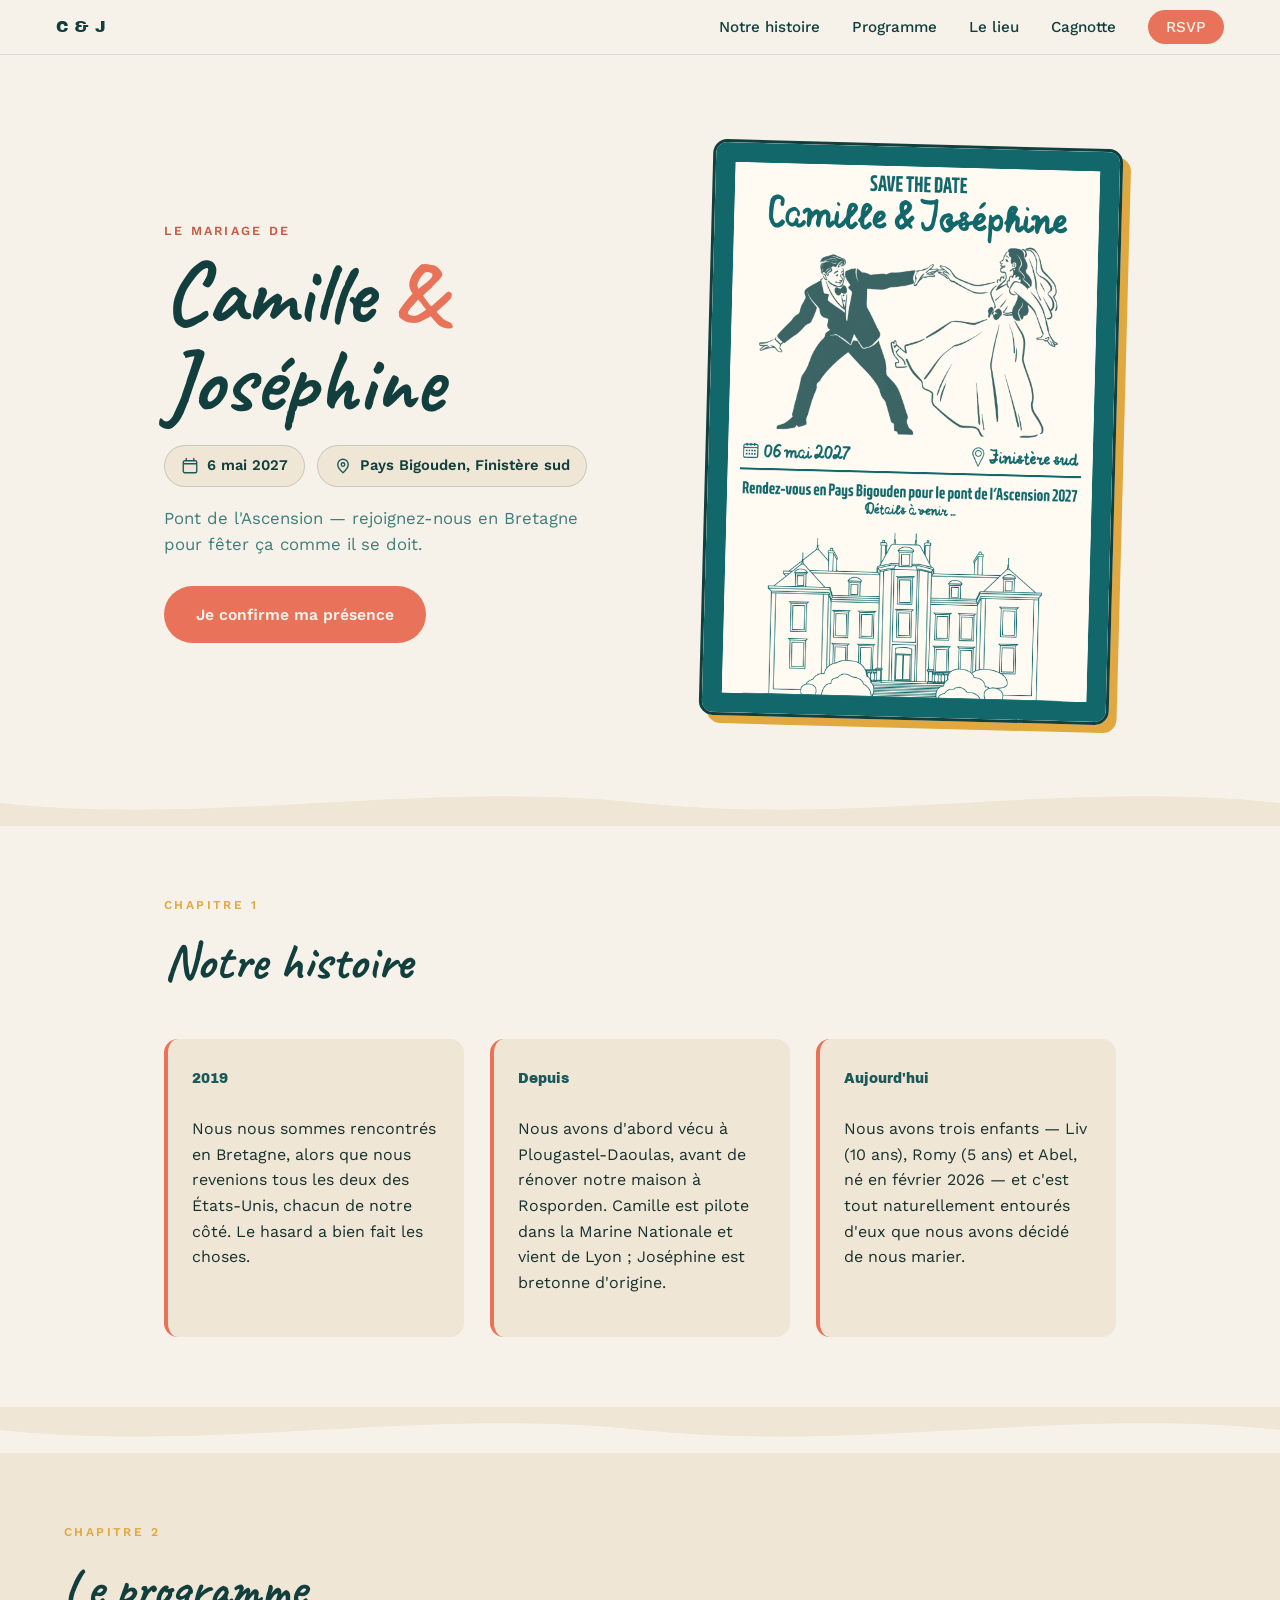
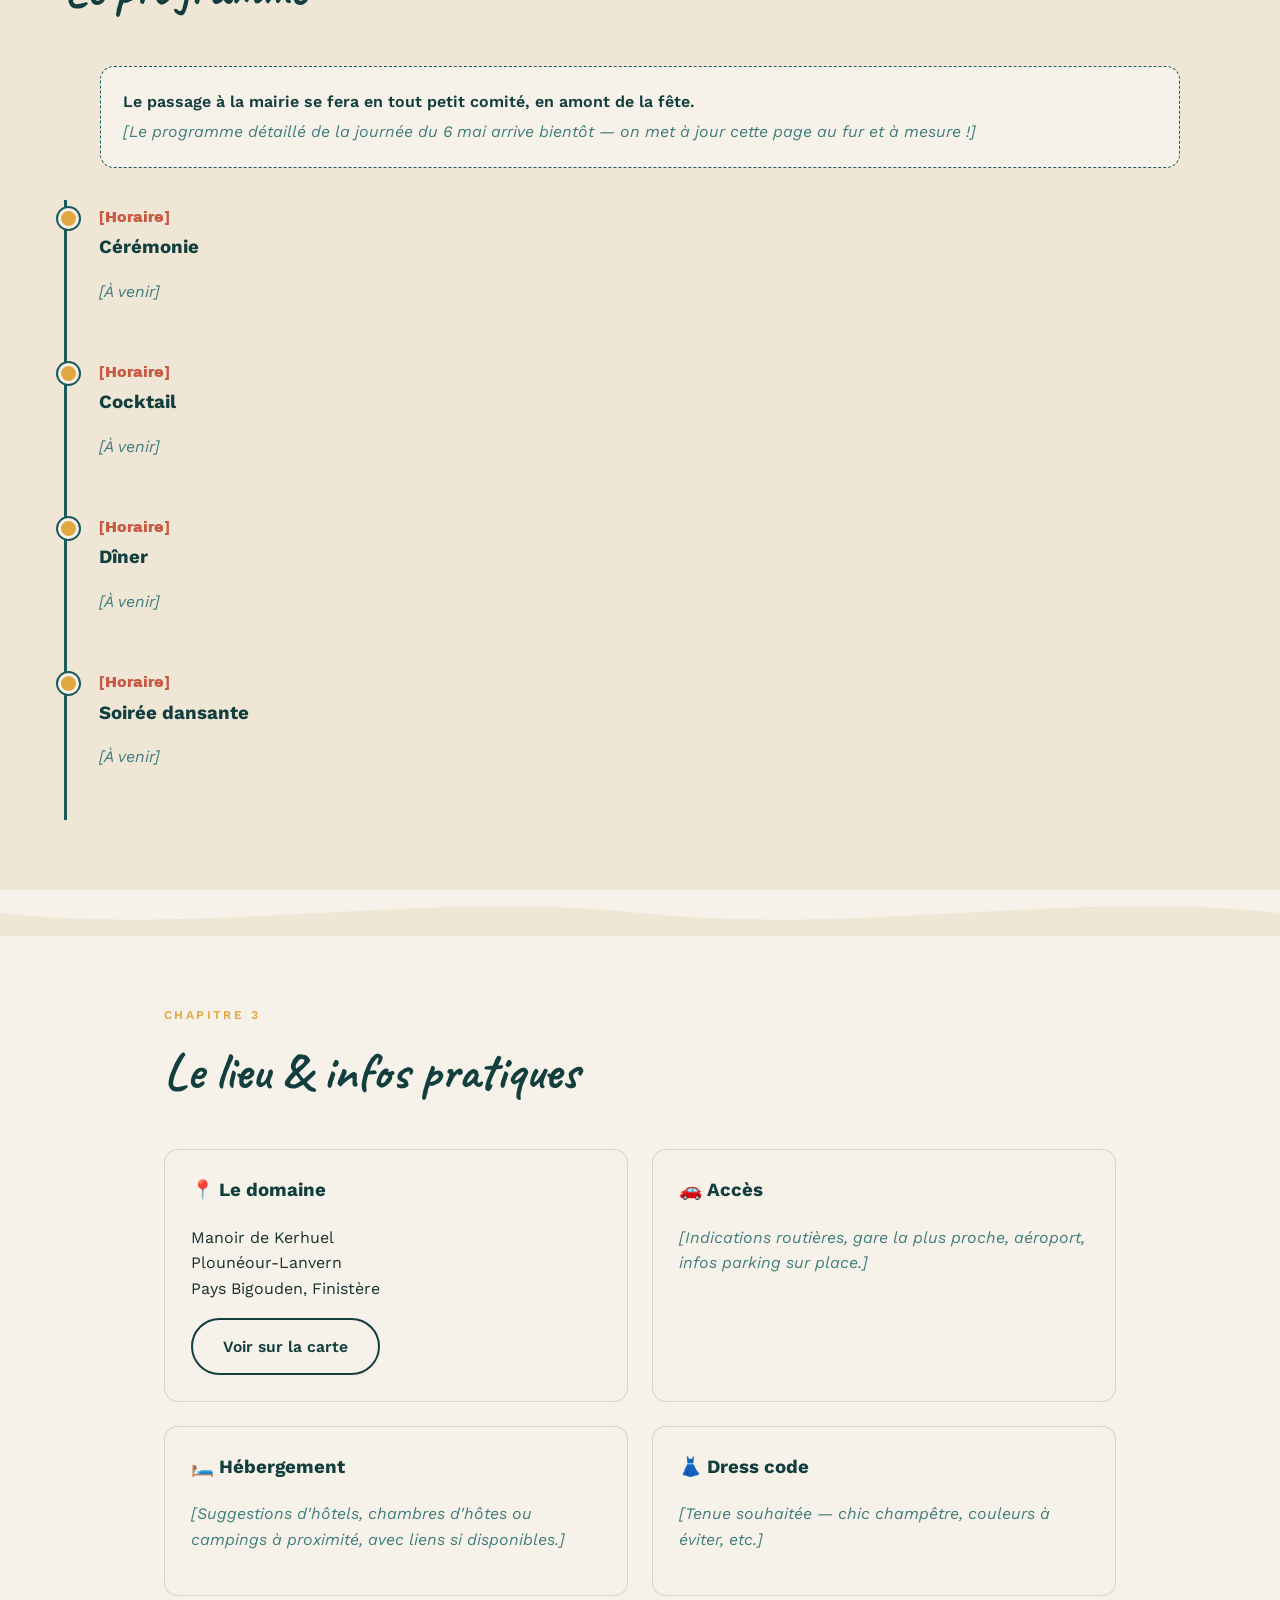
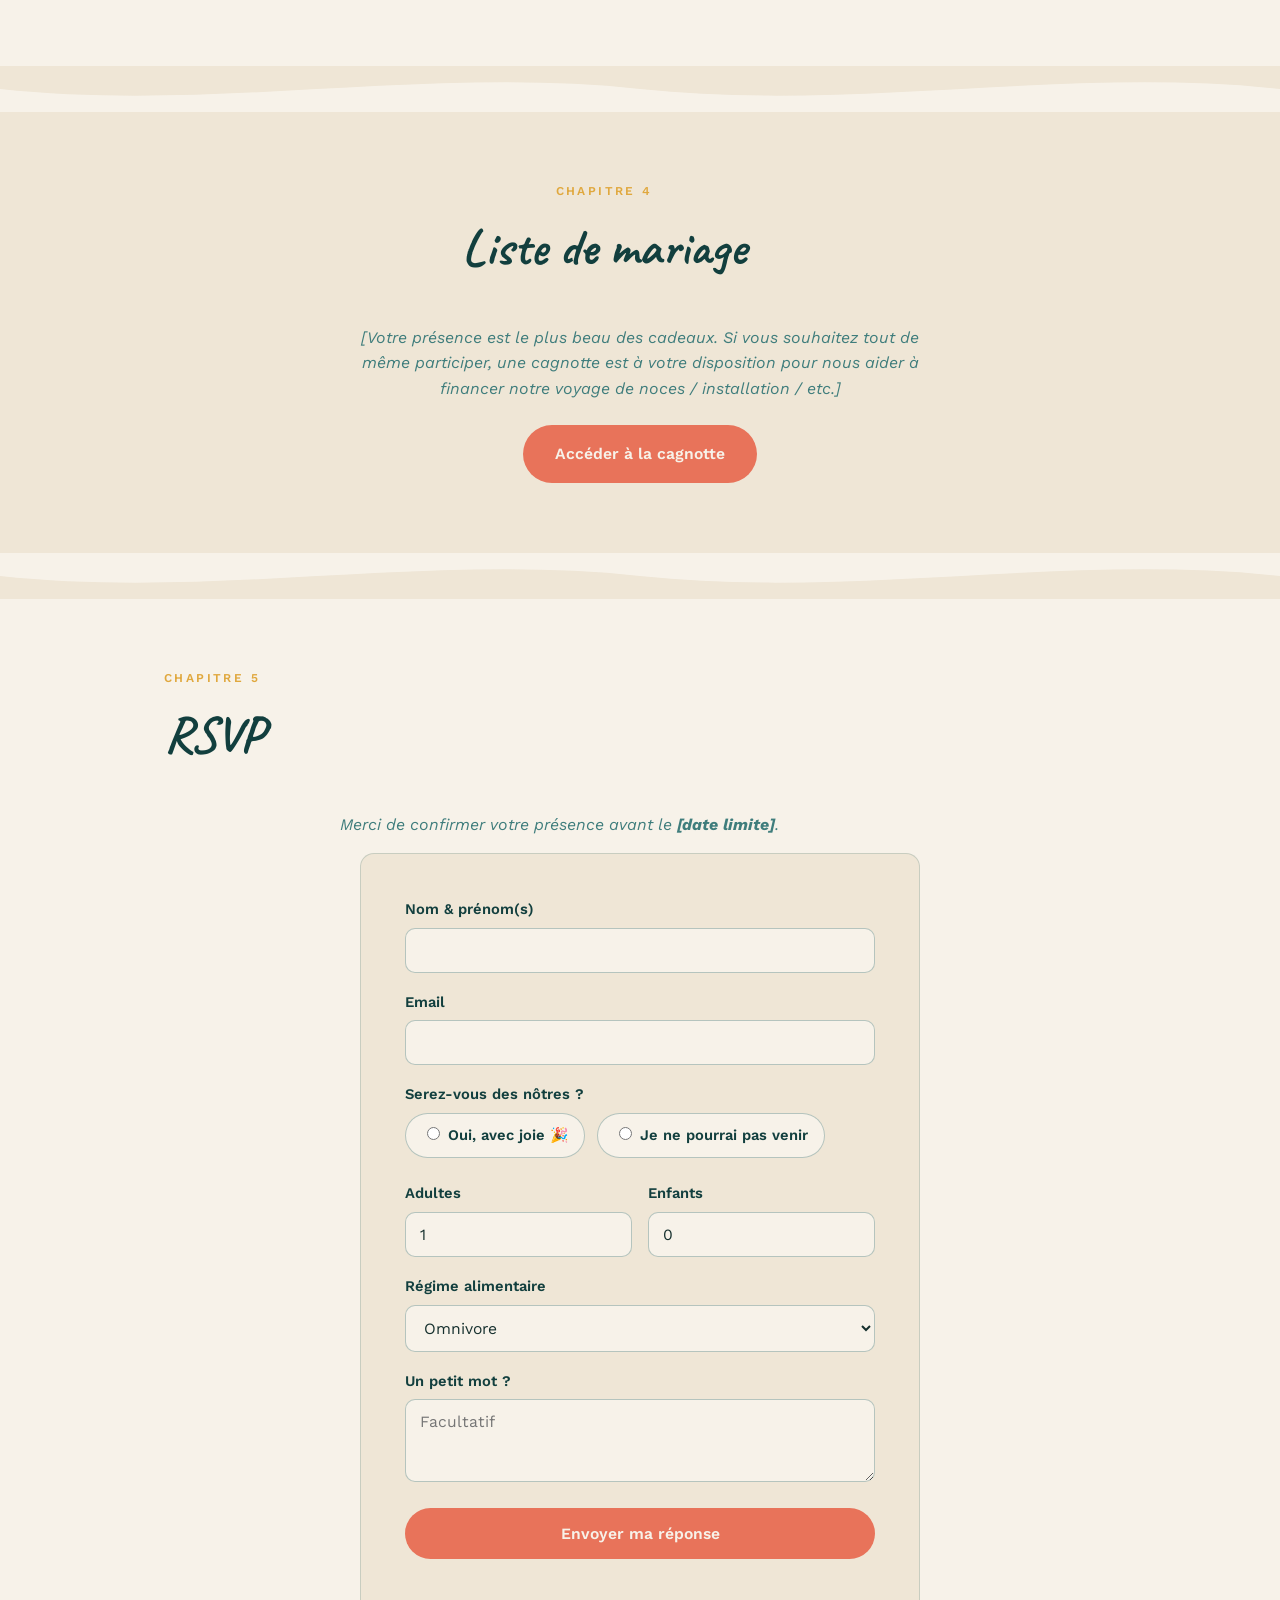
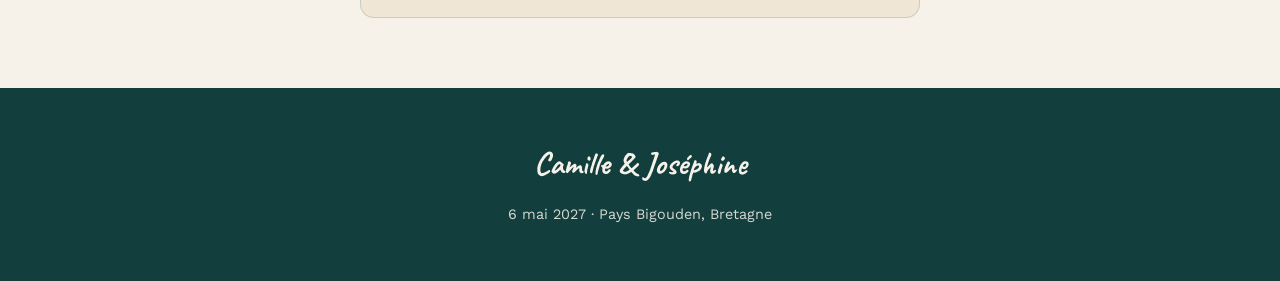
<file: index (1).html>
<!DOCTYPE html>
<html lang="fr">
<head>
<meta charset="UTF-8">
<meta name="viewport" content="width=device-width, initial-scale=1.0">
<title>Camille & Joséphine — 06.05.2027</title>
<meta name="description" content="Le mariage de Camille et Joséphine, le 6 mai 2027 en Pays Bigouden, Finistère.">
<link rel="preconnect" href="https://fonts.googleapis.com">
<link rel="preconnect" href="https://fonts.gstatic.com" crossorigin>
<link href="https://fonts.googleapis.com/css2?family=Caveat:wght@600;700&family=Archivo+Black&family=Work+Sans:wght@400;500;600&display=swap" rel="stylesheet">
<link rel="stylesheet" href="style.css">
</head>
<body>

<!-- Progress wave that fills as you scroll -->
<div class="scroll-wave" aria-hidden="true">
  <svg viewBox="0 0 1200 40" preserveAspectRatio="none">
    <path d="M0,20 C 150,45 350,-5 600,20 C 850,45 1050,-5 1200,20" />
  </svg>
</div>

<nav class="site-nav" id="siteNav">
  <span class="nav-mark">C&nbsp;&amp;&nbsp;J</span>
  <button class="nav-toggle" id="navToggle" aria-label="Ouvrir le menu" aria-expanded="false">
    <span></span><span></span><span></span>
  </button>
  <ul class="nav-links" id="navLinks">
    <li><a href="#histoire">Notre histoire</a></li>
    <li><a href="#programme">Programme</a></li>
    <li><a href="#lieu">Le lieu</a></li>
    <li><a href="#cagnotte">Cagnotte</a></li>
    <li><a href="#rsvp" class="nav-cta">RSVP</a></li>
  </ul>
</nav>

<!-- HERO -->
<header class="hero" id="hero">
  <div class="hero-frame">
    <p class="eyebrow">Le mariage de</p>
    <h1 class="hero-names">Camille <span class="amp">&amp;</span> Joséphine</h1>
    <div class="hero-meta">
      <span class="meta-chip"><svg viewBox="0 0 24 24" width="18" height="18"><path d="M7 2v3M17 2v3M3 9h18M5 5h14a2 2 0 0 1 2 2v12a2 2 0 0 1-2 2H5a2 2 0 0 1-2-2V7a2 2 0 0 1 2-2z" fill="none" stroke="currentColor" stroke-width="1.8" stroke-linecap="round" stroke-linejoin="round"/></svg> 6 mai 2027</span>
      <span class="meta-chip"><svg viewBox="0 0 24 24" width="18" height="18"><path d="M12 21s-7-6.2-7-11a7 7 0 0 1 14 0c0 4.8-7 11-7 11z" fill="none" stroke="currentColor" stroke-width="1.8" stroke-linecap="round" stroke-linejoin="round"/><circle cx="12" cy="10" r="2.4" fill="none" stroke="currentColor" stroke-width="1.8"/></svg> Pays Bigouden, Finistère sud</span>
    </div>
    <p class="hero-sub">Pont de l'Ascension — rejoignez-nous en Bretagne pour fêter ça comme il se doit.</p>
    <a href="#rsvp" class="btn btn-primary">Je confirme ma présence</a>
  </div>
  <div class="hero-art">
    <img src="save-the-date.png" alt="Illustration save the date de Camille et Joséphine, un couple dansant devant un château breton" loading="eager">
  </div>
</header>

<div class="wave-divider" aria-hidden="true">
  <svg viewBox="0 0 1200 60" preserveAspectRatio="none"><path d="M0,30 C 200,60 400,0 600,30 C 800,60 1000,0 1200,30 L1200,60 L0,60 Z"/></svg>
</div>

<!-- NOTRE HISTOIRE -->
<section class="section" id="histoire">
  <p class="section-eyebrow">Chapitre 1</p>
  <h2 class="section-title script">Notre histoire</h2>
  <div class="story-grid">
    <div class="story-card">
      <span class="story-year">2019</span>
      <p>Nous nous sommes rencontrés en Bretagne, alors que nous revenions tous les deux des États-Unis, chacun de notre côté. Le hasard a bien fait les choses.</p>
    </div>
    <div class="story-card">
      <span class="story-year">Depuis</span>
      <p>Nous avons d'abord vécu à Plougastel-Daoulas, avant de rénover notre maison à Rosporden. Camille est pilote dans la Marine Nationale et vient de Lyon ; Joséphine est bretonne d'origine.</p>
    </div>
    <div class="story-card">
      <span class="story-year">Aujourd'hui</span>
      <p>Nous avons trois enfants — Liv (10 ans), Romy (5 ans) et Abel, né en février 2026 — et c'est tout naturellement entourés d'eux que nous avons décidé de nous marier.</p>
    </div>
  </div>
</section>

<div class="wave-divider flip" aria-hidden="true">
  <svg viewBox="0 0 1200 60" preserveAspectRatio="none"><path d="M0,30 C 200,60 400,0 600,30 C 800,60 1000,0 1200,30 L1200,60 L0,60 Z"/></svg>
</div>

<!-- PROGRAMME -->
<section class="section section-alt" id="programme">
  <p class="section-eyebrow">Chapitre 2</p>
  <h2 class="section-title script">Le programme</h2>
  <div class="programme-note">
    <p>Le passage à la mairie se fera en tout petit comité, en amont de la fête.</p>
    <p class="placeholder-text">[Le programme détaillé de la journée du 6 mai arrive bientôt — on met à jour cette page au fur et à mesure !]</p>
  </div>
  <ol class="timeline">
    <li class="timeline-item">
      <span class="timeline-time">[Horaire]</span>
      <div class="timeline-body">
        <h3>Cérémonie</h3>
        <p class="placeholder-text">[À venir]</p>
      </div>
    </li>
    <li class="timeline-item">
      <span class="timeline-time">[Horaire]</span>
      <div class="timeline-body">
        <h3>Cocktail</h3>
        <p class="placeholder-text">[À venir]</p>
      </div>
    </li>
    <li class="timeline-item">
      <span class="timeline-time">[Horaire]</span>
      <div class="timeline-body">
        <h3>Dîner</h3>
        <p class="placeholder-text">[À venir]</p>
      </div>
    </li>
    <li class="timeline-item">
      <span class="timeline-time">[Horaire]</span>
      <div class="timeline-body">
        <h3>Soirée dansante</h3>
        <p class="placeholder-text">[À venir]</p>
      </div>
    </li>
  </ol>
</section>

<div class="wave-divider" aria-hidden="true">
  <svg viewBox="0 0 1200 60" preserveAspectRatio="none"><path d="M0,30 C 200,60 400,0 600,30 C 800,60 1000,0 1200,30 L1200,60 L0,60 Z"/></svg>
</div>

<!-- LIEU -->
<section class="section" id="lieu">
  <p class="section-eyebrow">Chapitre 3</p>
  <h2 class="section-title script">Le lieu &amp; infos pratiques</h2>
  <div class="lieu-grid">
    <div class="lieu-card">
      <h3>📍 Le domaine</h3>
      <p>Manoir de Kerhuel<br>Plounéour-Lanvern<br>Pays Bigouden, Finistère</p>
      <a href="https://www.google.com/maps/search/?api=1&query=Manoir+de+Kerhuel+Plouneour-Lanvern" class="btn btn-ghost" id="mapLink" target="_blank" rel="noopener">Voir sur la carte</a>
    </div>
    <div class="lieu-card">
      <h3>🚗 Accès</h3>
      <p class="placeholder-text">[Indications routières, gare la plus proche, aéroport, infos parking sur place.]</p>
    </div>
    <div class="lieu-card">
      <h3>🛏️ Hébergement</h3>
      <p class="placeholder-text">[Suggestions d'hôtels, chambres d'hôtes ou campings à proximité, avec liens si disponibles.]</p>
    </div>
    <div class="lieu-card">
      <h3>👗 Dress code</h3>
      <p class="placeholder-text">[Tenue souhaitée — chic champêtre, couleurs à éviter, etc.]</p>
    </div>
  </div>
</section>

<div class="wave-divider flip" aria-hidden="true">
  <svg viewBox="0 0 1200 60" preserveAspectRatio="none"><path d="M0,30 C 200,60 400,0 600,30 C 800,60 1000,0 1200,30 L1200,60 L0,60 Z"/></svg>
</div>

<!-- CAGNOTTE -->
<section class="section section-alt section-center" id="cagnotte">
  <p class="section-eyebrow">Chapitre 4</p>
  <h2 class="section-title script">Liste de mariage</h2>
  <p class="placeholder-text center-text">[Votre présence est le plus beau des cadeaux. Si vous souhaitez tout de même participer, une cagnotte est à votre disposition pour nous aider à financer notre voyage de noces / installation / etc.]</p>
  <a href="#" class="btn btn-primary" id="cagnotteLink">Accéder à la cagnotte</a>
</section>

<div class="wave-divider" aria-hidden="true">
  <svg viewBox="0 0 1200 60" preserveAspectRatio="none"><path d="M0,30 C 200,60 400,0 600,30 C 800,60 1000,0 1200,30 L1200,60 L0,60 Z"/></svg>
</div>

<!-- RSVP -->
<section class="section" id="rsvp">
  <p class="section-eyebrow">Chapitre 5</p>
  <h2 class="section-title script">RSVP</h2>
  <p class="placeholder-text center-text">Merci de confirmer votre présence avant le <strong>[date limite]</strong>.</p>

  <form class="rsvp-form" id="rsvpForm" data-script-url="https://script.google.com/macros/s/AKfycbwynD4hN0Bq-n5etRB_z1KsgWpVd7TliAiMDUaLTOqiqk0_BMmxBFs6JGlJeWbjoFLMNQ/exec">
    <div class="form-row">
      <label for="name">Nom &amp; prénom(s)</label>
      <input type="text" id="name" name="name" required>
    </div>
    <div class="form-row">
      <label for="email">Email</label>
      <input type="email" id="email" name="email" required>
    </div>
    <div class="form-row">
      <label>Serez-vous des nôtres ?</label>
      <div class="radio-group">
        <label class="radio-pill"><input type="radio" name="presence" value="oui" required> Oui, avec joie 🎉</label>
        <label class="radio-pill"><input type="radio" name="presence" value="non" required> Je ne pourrai pas venir</label>
      </div>
    </div>
    <div class="form-row form-row-split">
      <div>
        <label for="adults">Adultes</label>
        <input type="number" id="adults" name="adults" min="0" max="10" value="1">
      </div>
      <div>
        <label for="children">Enfants</label>
        <input type="number" id="children" name="children" min="0" max="10" value="0">
      </div>
    </div>
    <div class="form-row">
      <label for="diet">Régime alimentaire</label>
      <select id="diet" name="diet">
        <option value="Omnivore">Omnivore</option>
        <option value="Végétarien">Végétarien</option>
      </select>
    </div>
    <div class="form-row">
      <label for="message">Un petit mot ?</label>
      <textarea id="message" name="message" rows="3" placeholder="Facultatif"></textarea>
    </div>
    <button type="submit" class="btn btn-primary btn-block">Envoyer ma réponse</button>
    <p class="form-note" id="formNote"></p>
  </form>
</section>

<footer class="site-footer">
  <p class="script footer-names">Camille &amp; Joséphine</p>
  <p>6 mai 2027 · Pays Bigouden, Bretagne</p>
</footer>

<script src="script.js"></script>
</body>
</html>
</file>
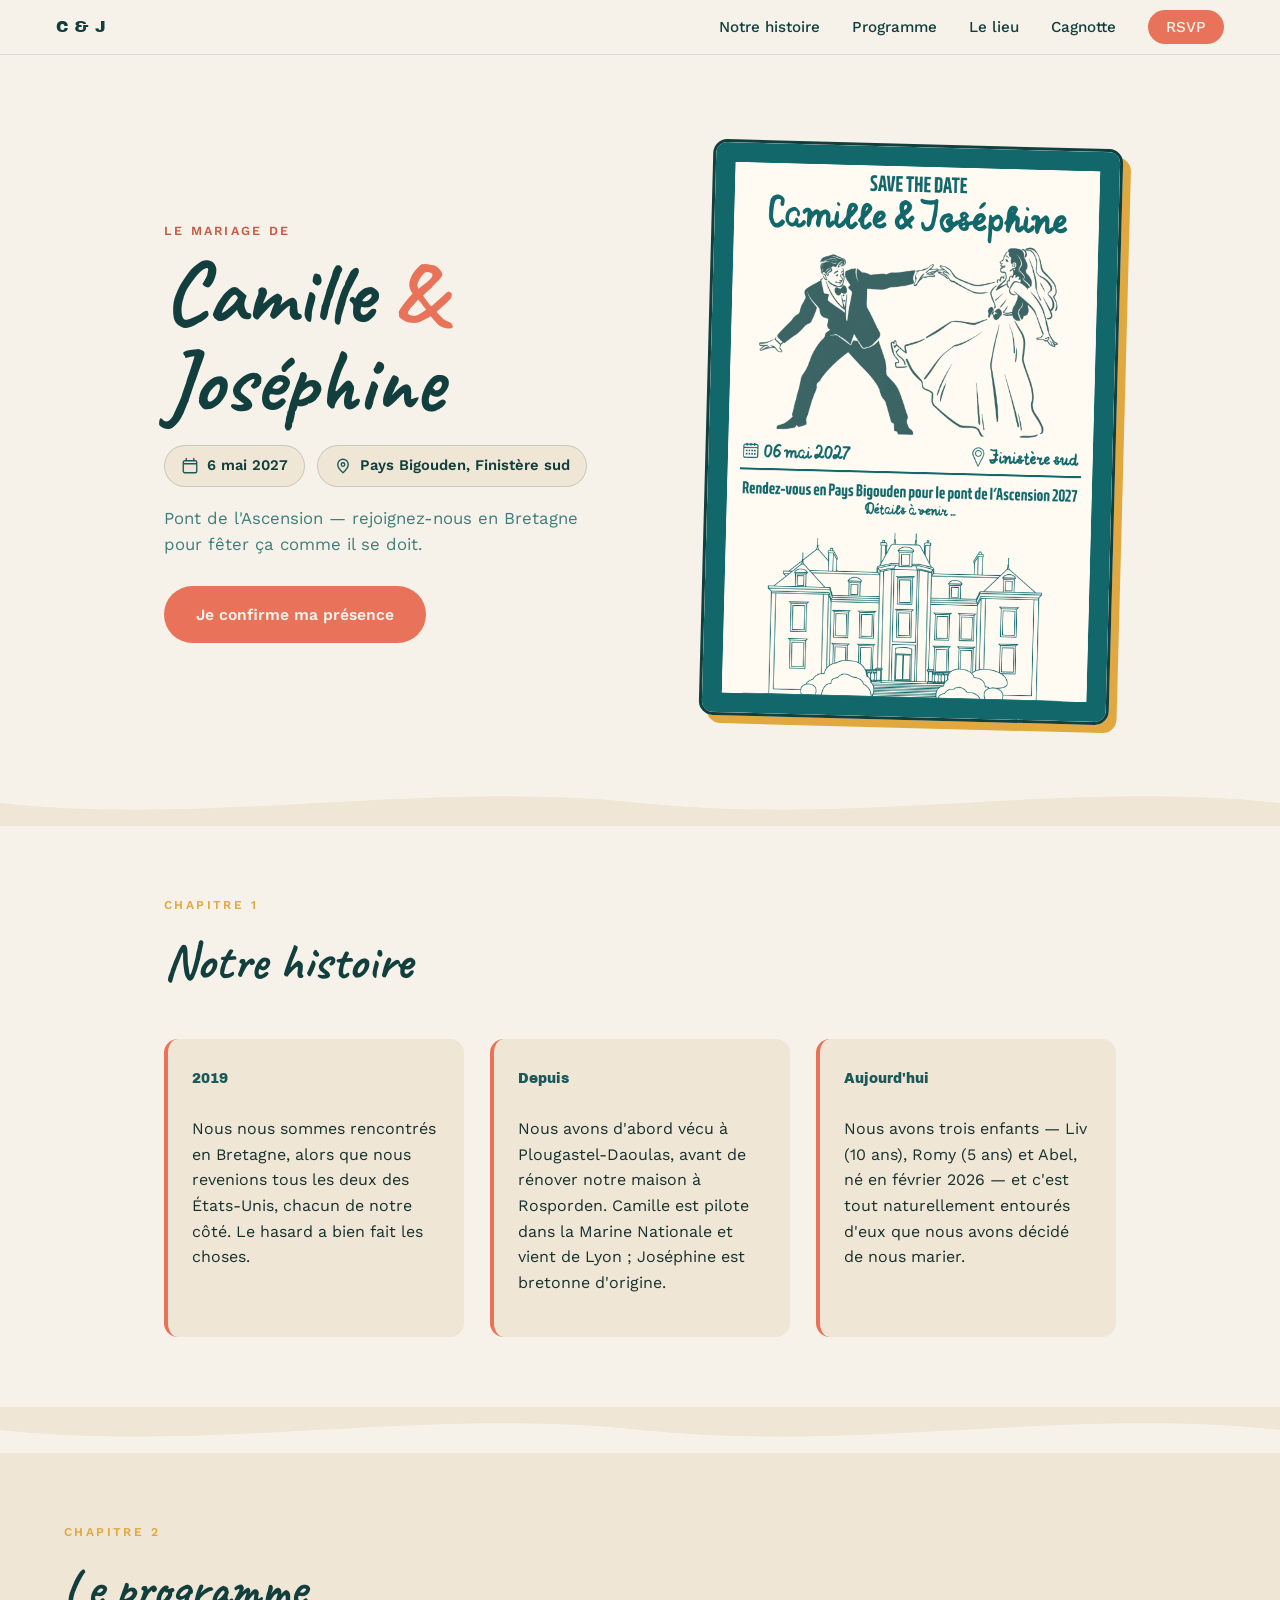
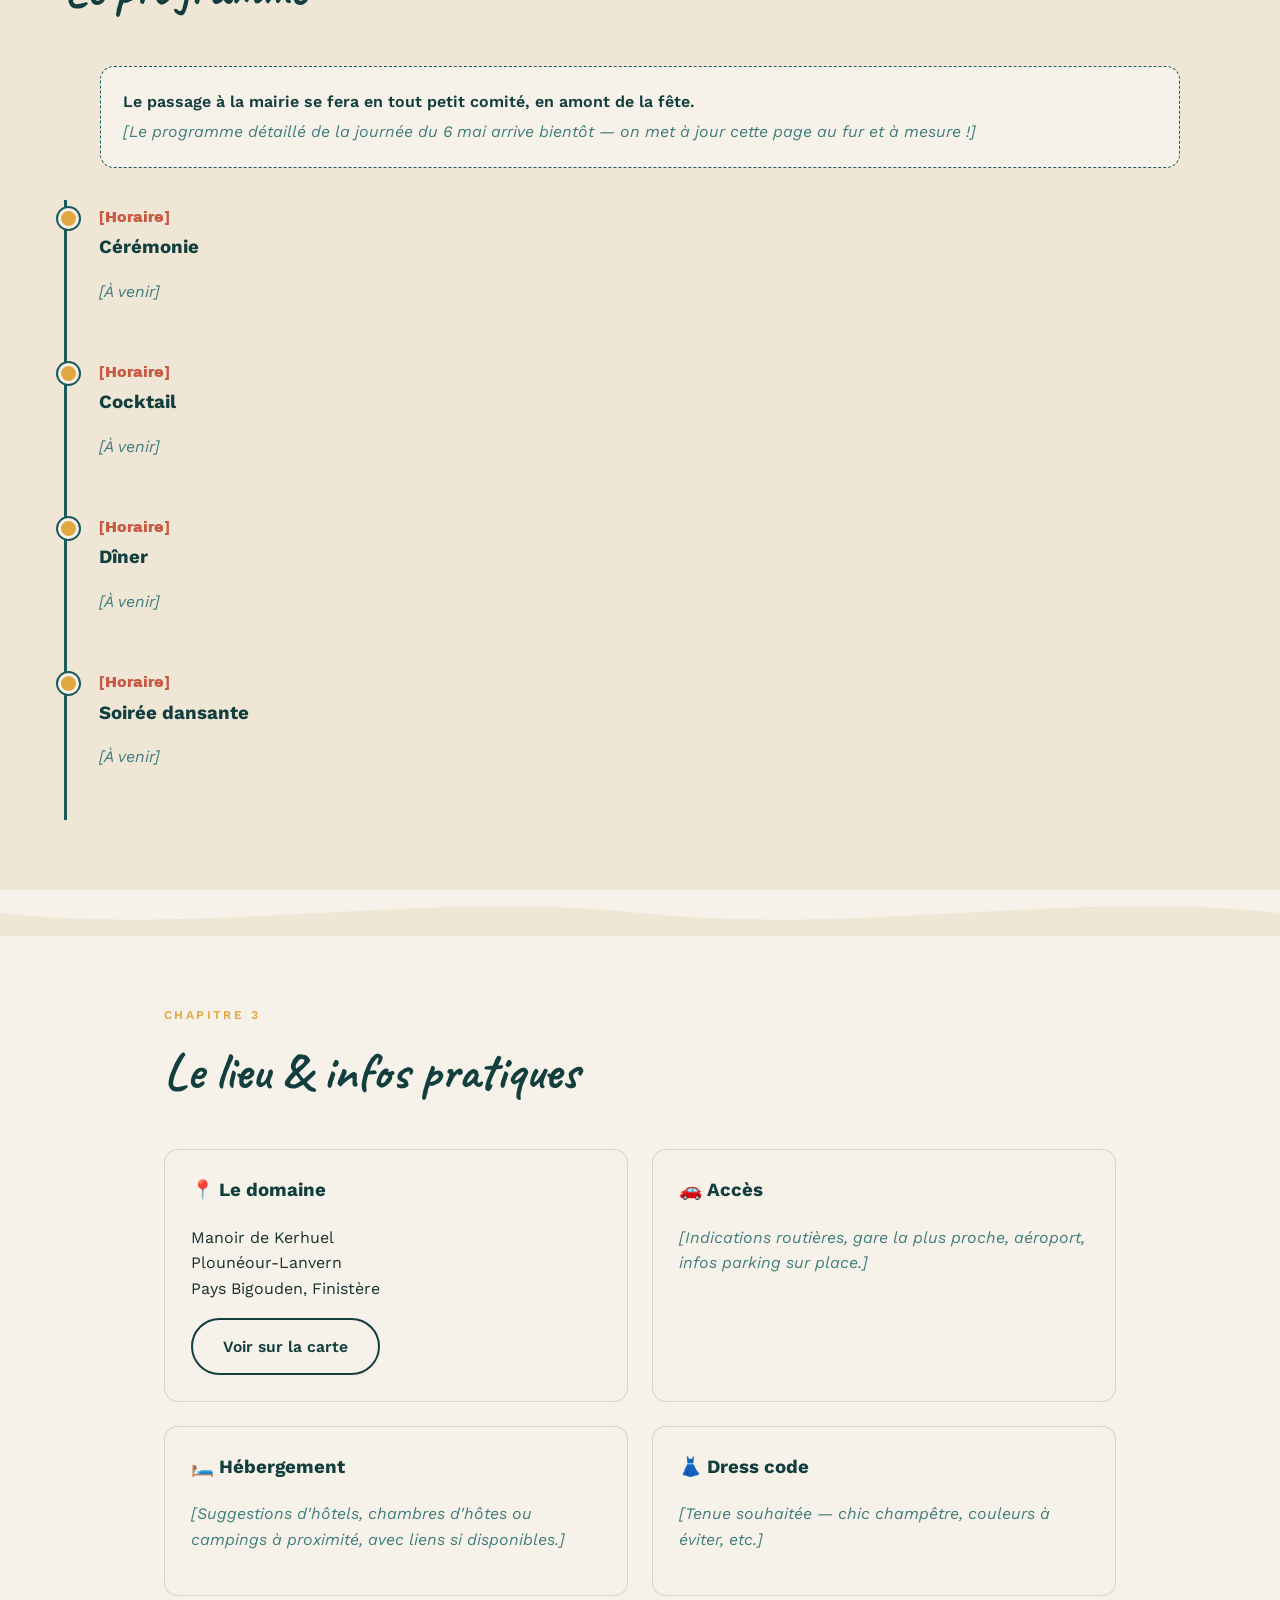
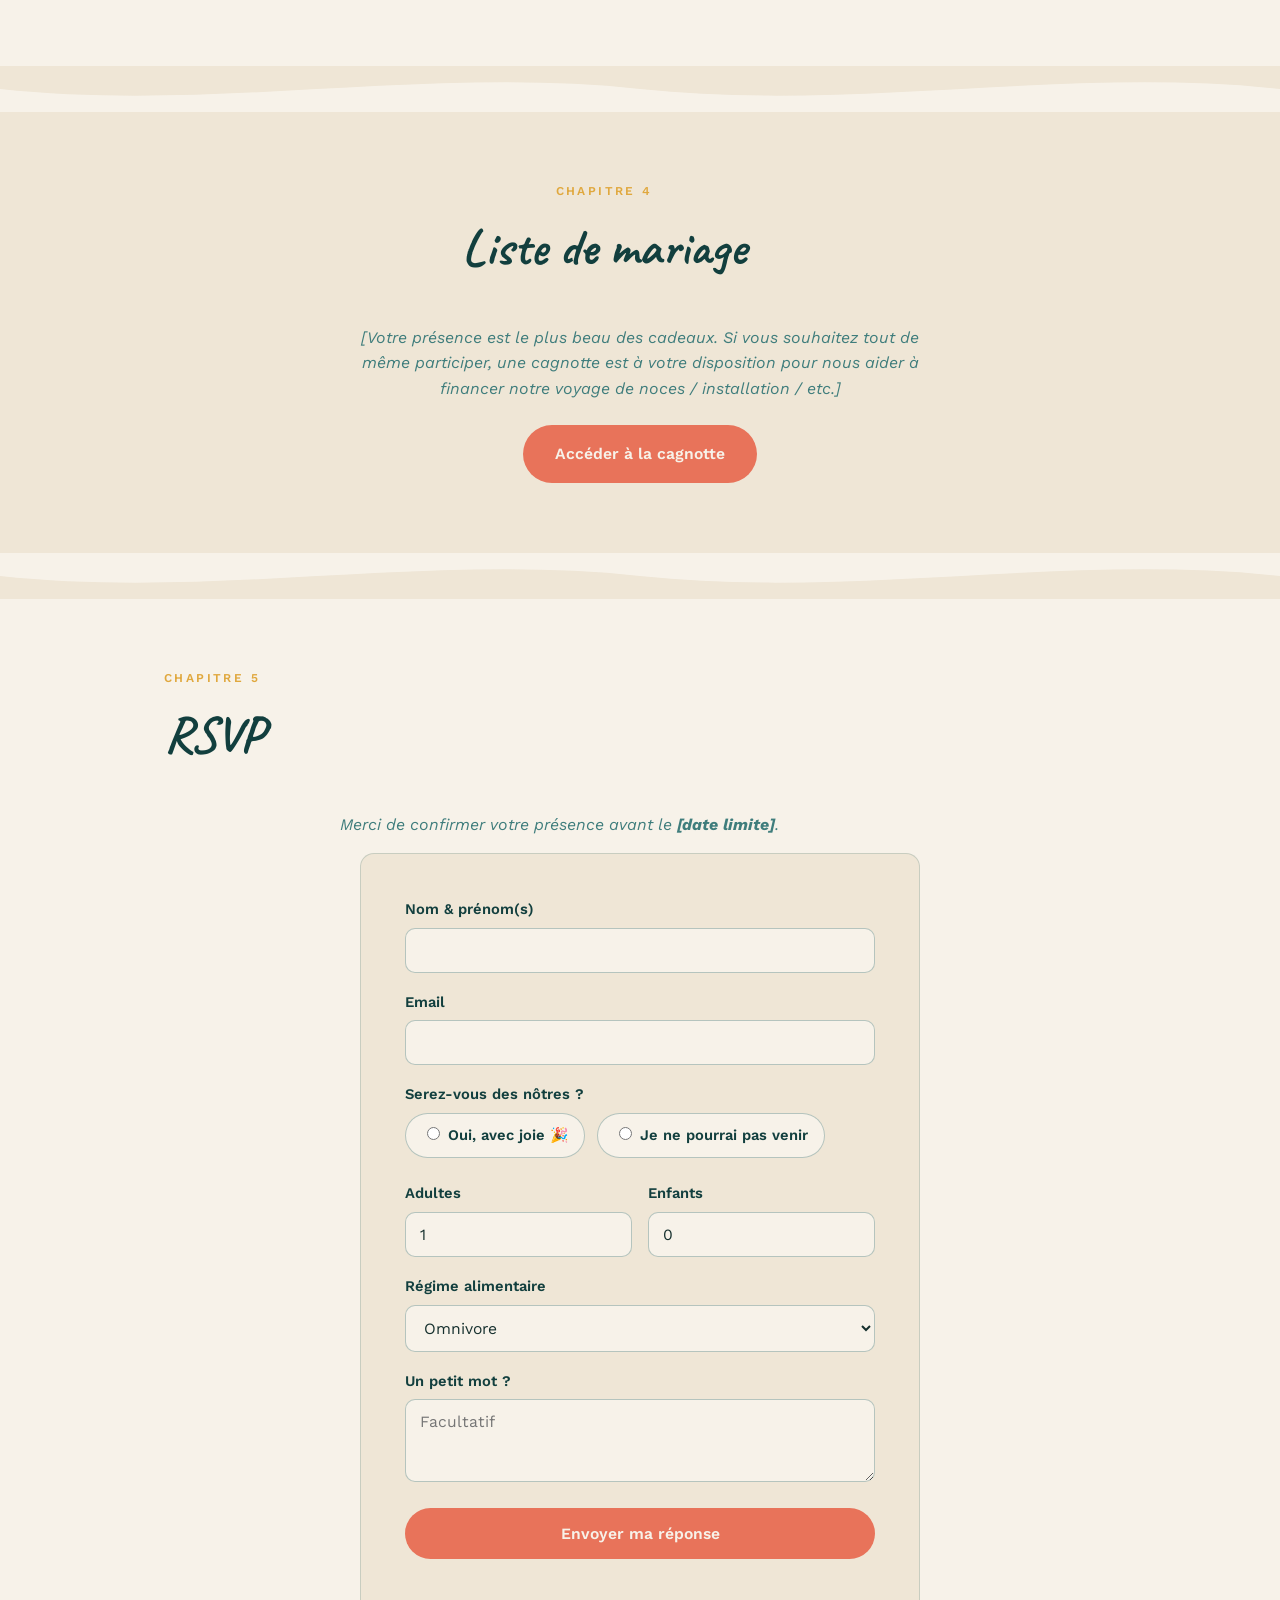
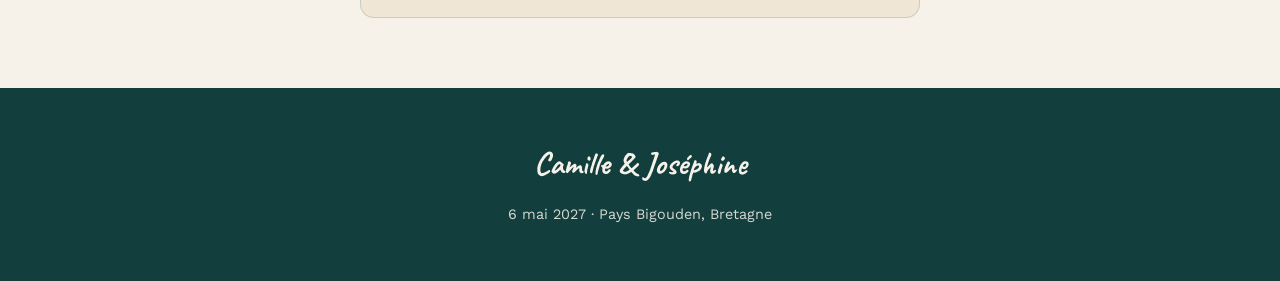
<file: index (2).html>
<!DOCTYPE html>
<html lang="fr">
<head>
<meta charset="UTF-8">
<meta name="viewport" content="width=device-width, initial-scale=1.0">
<title>Camille & Joséphine — 06.05.2027</title>
<meta name="description" content="Le mariage de Camille et Joséphine, le 6 mai 2027 en Pays Bigouden, Finistère.">
<link rel="preconnect" href="https://fonts.googleapis.com">
<link rel="preconnect" href="https://fonts.gstatic.com" crossorigin>
<link href="https://fonts.googleapis.com/css2?family=Caveat:wght@600;700&family=Archivo+Black&family=Work+Sans:wght@400;500;600&display=swap" rel="stylesheet">
<link rel="stylesheet" href="style.css">
</head>
<body>

<!-- Progress wave that fills as you scroll -->
<div class="scroll-wave" aria-hidden="true">
  <svg viewBox="0 0 1200 40" preserveAspectRatio="none">
    <path d="M0,20 C 150,45 350,-5 600,20 C 850,45 1050,-5 1200,20" />
  </svg>
</div>

<nav class="site-nav" id="siteNav">
  <span class="nav-mark">C&nbsp;&amp;&nbsp;J</span>
  <button class="nav-toggle" id="navToggle" aria-label="Ouvrir le menu" aria-expanded="false">
    <span></span><span></span><span></span>
  </button>
  <ul class="nav-links" id="navLinks">
    <li><a href="#histoire">Notre histoire</a></li>
    <li><a href="#programme">Programme</a></li>
    <li><a href="#lieu">Le lieu</a></li>
    <li><a href="#cagnotte">Cagnotte</a></li>
    <li><a href="#rsvp" class="nav-cta">RSVP</a></li>
  </ul>
</nav>

<!-- HERO -->
<header class="hero" id="hero">
  <div class="hero-frame">
    <p class="eyebrow">Le mariage de</p>
    <h1 class="hero-names">Camille <span class="amp">&amp;</span> Joséphine</h1>
    <div class="hero-meta">
      <span class="meta-chip"><svg viewBox="0 0 24 24" width="18" height="18"><path d="M7 2v3M17 2v3M3 9h18M5 5h14a2 2 0 0 1 2 2v12a2 2 0 0 1-2 2H5a2 2 0 0 1-2-2V7a2 2 0 0 1 2-2z" fill="none" stroke="currentColor" stroke-width="1.8" stroke-linecap="round" stroke-linejoin="round"/></svg> 6 mai 2027</span>
      <span class="meta-chip"><svg viewBox="0 0 24 24" width="18" height="18"><path d="M12 21s-7-6.2-7-11a7 7 0 0 1 14 0c0 4.8-7 11-7 11z" fill="none" stroke="currentColor" stroke-width="1.8" stroke-linecap="round" stroke-linejoin="round"/><circle cx="12" cy="10" r="2.4" fill="none" stroke="currentColor" stroke-width="1.8"/></svg> Pays Bigouden, Finistère sud</span>
    </div>
    <p class="hero-sub">Pont de l'Ascension — rejoignez-nous en Bretagne pour fêter ça comme il se doit.</p>
    <a href="#rsvp" class="btn btn-primary">Je confirme ma présence</a>
  </div>
  <div class="hero-art">
    <img src="save-the-date.png" alt="Illustration save the date de Camille et Joséphine, un couple dansant devant un château breton" loading="eager">
  </div>
</header>

<div class="wave-divider" aria-hidden="true">
  <svg viewBox="0 0 1200 60" preserveAspectRatio="none"><path d="M0,30 C 200,60 400,0 600,30 C 800,60 1000,0 1200,30 L1200,60 L0,60 Z"/></svg>
</div>

<!-- NOTRE HISTOIRE -->
<section class="section" id="histoire">
  <p class="section-eyebrow">Chapitre 1</p>
  <h2 class="section-title script">Notre histoire</h2>
  <div class="story-grid">
    <div class="story-card">
      <span class="story-year">2019</span>
      <p>Nous nous sommes rencontrés en Bretagne, alors que nous revenions tous les deux des États-Unis, chacun de notre côté. Le hasard a bien fait les choses.</p>
    </div>
    <div class="story-card">
      <span class="story-year">Depuis</span>
      <p>Nous avons d'abord vécu à Plougastel-Daoulas, avant de rénover notre maison à Rosporden. Camille est pilote dans la Marine Nationale et vient de Lyon ; Joséphine est bretonne d'origine.</p>
    </div>
    <div class="story-card">
      <span class="story-year">Aujourd'hui</span>
      <p>Nous avons trois enfants — Liv (10 ans), Romy (5 ans) et Abel, né en février 2026 — et c'est tout naturellement entourés d'eux que nous avons décidé de nous marier.</p>
    </div>
  </div>
</section>

<div class="wave-divider flip" aria-hidden="true">
  <svg viewBox="0 0 1200 60" preserveAspectRatio="none"><path d="M0,30 C 200,60 400,0 600,30 C 800,60 1000,0 1200,30 L1200,60 L0,60 Z"/></svg>
</div>

<!-- PROGRAMME -->
<section class="section section-alt" id="programme">
  <p class="section-eyebrow">Chapitre 2</p>
  <h2 class="section-title script">Le programme</h2>
  <div class="programme-note">
    <p>Le passage à la mairie se fera en tout petit comité, en amont de la fête.</p>
    <p class="placeholder-text">[Le programme détaillé de la journée du 6 mai arrive bientôt — on met à jour cette page au fur et à mesure !]</p>
  </div>
  <ol class="timeline">
    <li class="timeline-item">
      <span class="timeline-time">[Horaire]</span>
      <div class="timeline-body">
        <h3>Cérémonie</h3>
        <p class="placeholder-text">[À venir]</p>
      </div>
    </li>
    <li class="timeline-item">
      <span class="timeline-time">[Horaire]</span>
      <div class="timeline-body">
        <h3>Cocktail</h3>
        <p class="placeholder-text">[À venir]</p>
      </div>
    </li>
    <li class="timeline-item">
      <span class="timeline-time">[Horaire]</span>
      <div class="timeline-body">
        <h3>Dîner</h3>
        <p class="placeholder-text">[À venir]</p>
      </div>
    </li>
    <li class="timeline-item">
      <span class="timeline-time">[Horaire]</span>
      <div class="timeline-body">
        <h3>Soirée dansante</h3>
        <p class="placeholder-text">[À venir]</p>
      </div>
    </li>
  </ol>
</section>

<div class="wave-divider" aria-hidden="true">
  <svg viewBox="0 0 1200 60" preserveAspectRatio="none"><path d="M0,30 C 200,60 400,0 600,30 C 800,60 1000,0 1200,30 L1200,60 L0,60 Z"/></svg>
</div>

<!-- LIEU -->
<section class="section" id="lieu">
  <p class="section-eyebrow">Chapitre 3</p>
  <h2 class="section-title script">Le lieu &amp; infos pratiques</h2>
  <div class="lieu-grid">
    <div class="lieu-card">
      <h3>📍 Le domaine</h3>
      <p>Manoir de Kerhuel<br>Plounéour-Lanvern<br>Pays Bigouden, Finistère</p>
      <a href="https://www.google.com/maps/search/?api=1&query=Manoir+de+Kerhuel+Plouneour-Lanvern" class="btn btn-ghost" id="mapLink" target="_blank" rel="noopener">Voir sur la carte</a>
    </div>
    <div class="lieu-card">
      <h3>🚗 Accès</h3>
      <p class="placeholder-text">[Indications routières, gare la plus proche, aéroport, infos parking sur place.]</p>
    </div>
    <div class="lieu-card">
      <h3>🛏️ Hébergement</h3>
      <p class="placeholder-text">[Suggestions d'hôtels, chambres d'hôtes ou campings à proximité, avec liens si disponibles.]</p>
    </div>
    <div class="lieu-card">
      <h3>👗 Dress code</h3>
      <p class="placeholder-text">[Tenue souhaitée — chic champêtre, couleurs à éviter, etc.]</p>
    </div>
  </div>
</section>

<div class="wave-divider flip" aria-hidden="true">
  <svg viewBox="0 0 1200 60" preserveAspectRatio="none"><path d="M0,30 C 200,60 400,0 600,30 C 800,60 1000,0 1200,30 L1200,60 L0,60 Z"/></svg>
</div>

<!-- CAGNOTTE -->
<section class="section section-alt section-center" id="cagnotte">
  <p class="section-eyebrow">Chapitre 4</p>
  <h2 class="section-title script">Liste de mariage</h2>
  <p class="placeholder-text center-text">[Votre présence est le plus beau des cadeaux. Si vous souhaitez tout de même participer, une cagnotte est à votre disposition pour nous aider à financer notre voyage de noces / installation / etc.]</p>
  <a href="#" class="btn btn-primary" id="cagnotteLink">Accéder à la cagnotte</a>
</section>

<div class="wave-divider" aria-hidden="true">
  <svg viewBox="0 0 1200 60" preserveAspectRatio="none"><path d="M0,30 C 200,60 400,0 600,30 C 800,60 1000,0 1200,30 L1200,60 L0,60 Z"/></svg>
</div>

<!-- RSVP -->
<section class="section" id="rsvp">
  <p class="section-eyebrow">Chapitre 5</p>
  <h2 class="section-title script">RSVP</h2>
  <p class="placeholder-text center-text">Merci de confirmer votre présence avant le <strong>[date limite]</strong>.</p>

  <form class="rsvp-form" id="rsvpForm" data-script-url="https://script.google.com/macros/s/AKfycbwynD4hN0Bq-n5etRB_z1KsgWpVd7TliAiMDUaLTOqiqk0_BMmxBFs6JGlJeWbjoFLMNQ/exec" action="https://script.google.com/macros/s/AKfycbwynD4hN0Bq-n5etRB_z1KsgWpVd7TliAiMDUaLTOqiqk0_BMmxBFs6JGlJeWbjoFLMNQ/exec" method="POST" target="hiddenRsvpFrame">
    <div class="form-row">
      <label for="name">Nom &amp; prénom(s)</label>
      <input type="text" id="name" name="name" required>
    </div>
    <div class="form-row">
      <label for="email">Email</label>
      <input type="email" id="email" name="email" required>
    </div>
    <div class="form-row">
      <label>Serez-vous des nôtres ?</label>
      <div class="radio-group">
        <label class="radio-pill"><input type="radio" name="presence" value="oui" required> Oui, avec joie 🎉</label>
        <label class="radio-pill"><input type="radio" name="presence" value="non" required> Je ne pourrai pas venir</label>
      </div>
    </div>
    <div class="form-row form-row-split">
      <div>
        <label for="adults">Adultes</label>
        <input type="number" id="adults" name="adults" min="0" max="10" value="1">
      </div>
      <div>
        <label for="children">Enfants</label>
        <input type="number" id="children" name="children" min="0" max="10" value="0">
      </div>
    </div>
    <div class="form-row">
      <label for="diet">Régime alimentaire</label>
      <select id="diet" name="diet">
        <option value="Omnivore">Omnivore</option>
        <option value="Végétarien">Végétarien</option>
      </select>
    </div>
    <div class="form-row">
      <label for="message">Un petit mot ?</label>
      <textarea id="message" name="message" rows="3" placeholder="Facultatif"></textarea>
    </div>
    <button type="submit" class="btn btn-primary btn-block">Envoyer ma réponse</button>
    <p class="form-note" id="formNote"></p>
  </form>
  <iframe name="hiddenRsvpFrame" id="hiddenRsvpFrame" style="display:none"></iframe>
</section>

<footer class="site-footer">
  <p class="script footer-names">Camille &amp; Joséphine</p>
  <p>6 mai 2027 · Pays Bigouden, Bretagne</p>
</footer>

<script src="script.js"></script>
</body>
</html>
</file>
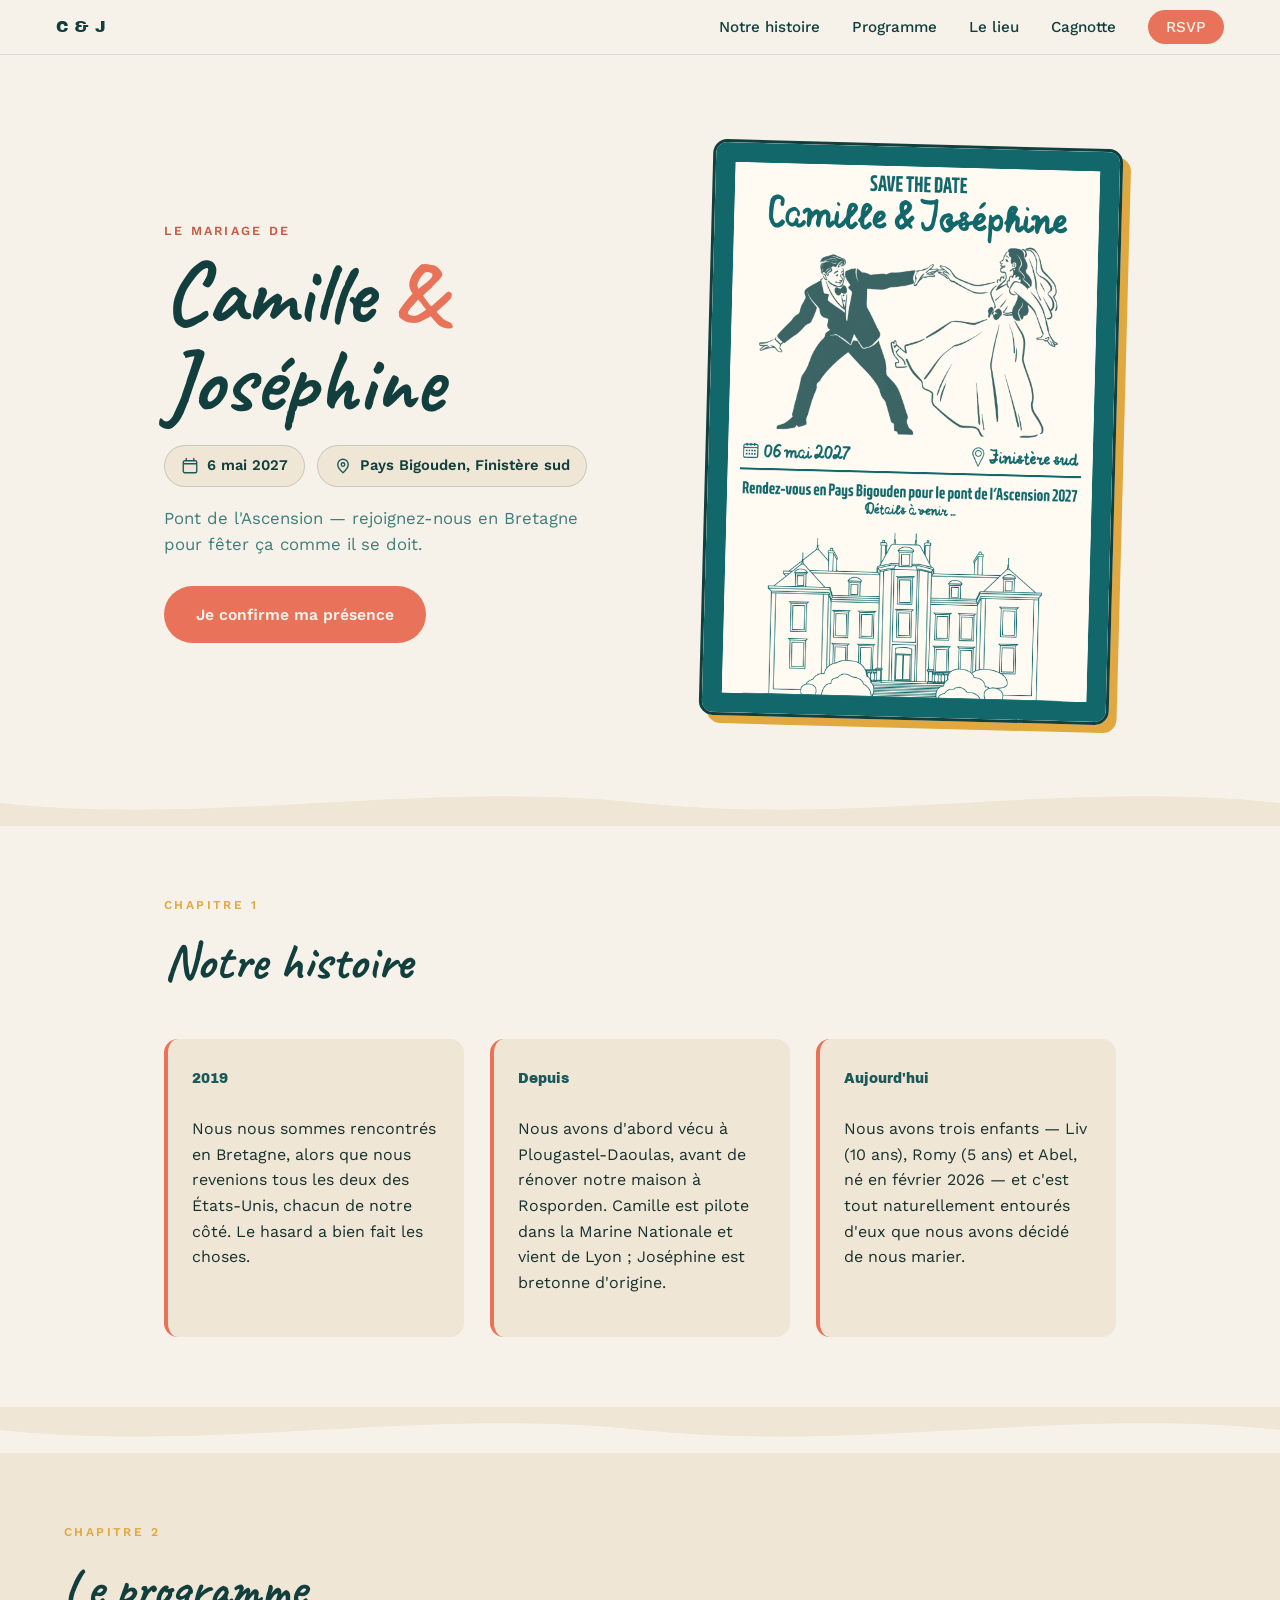
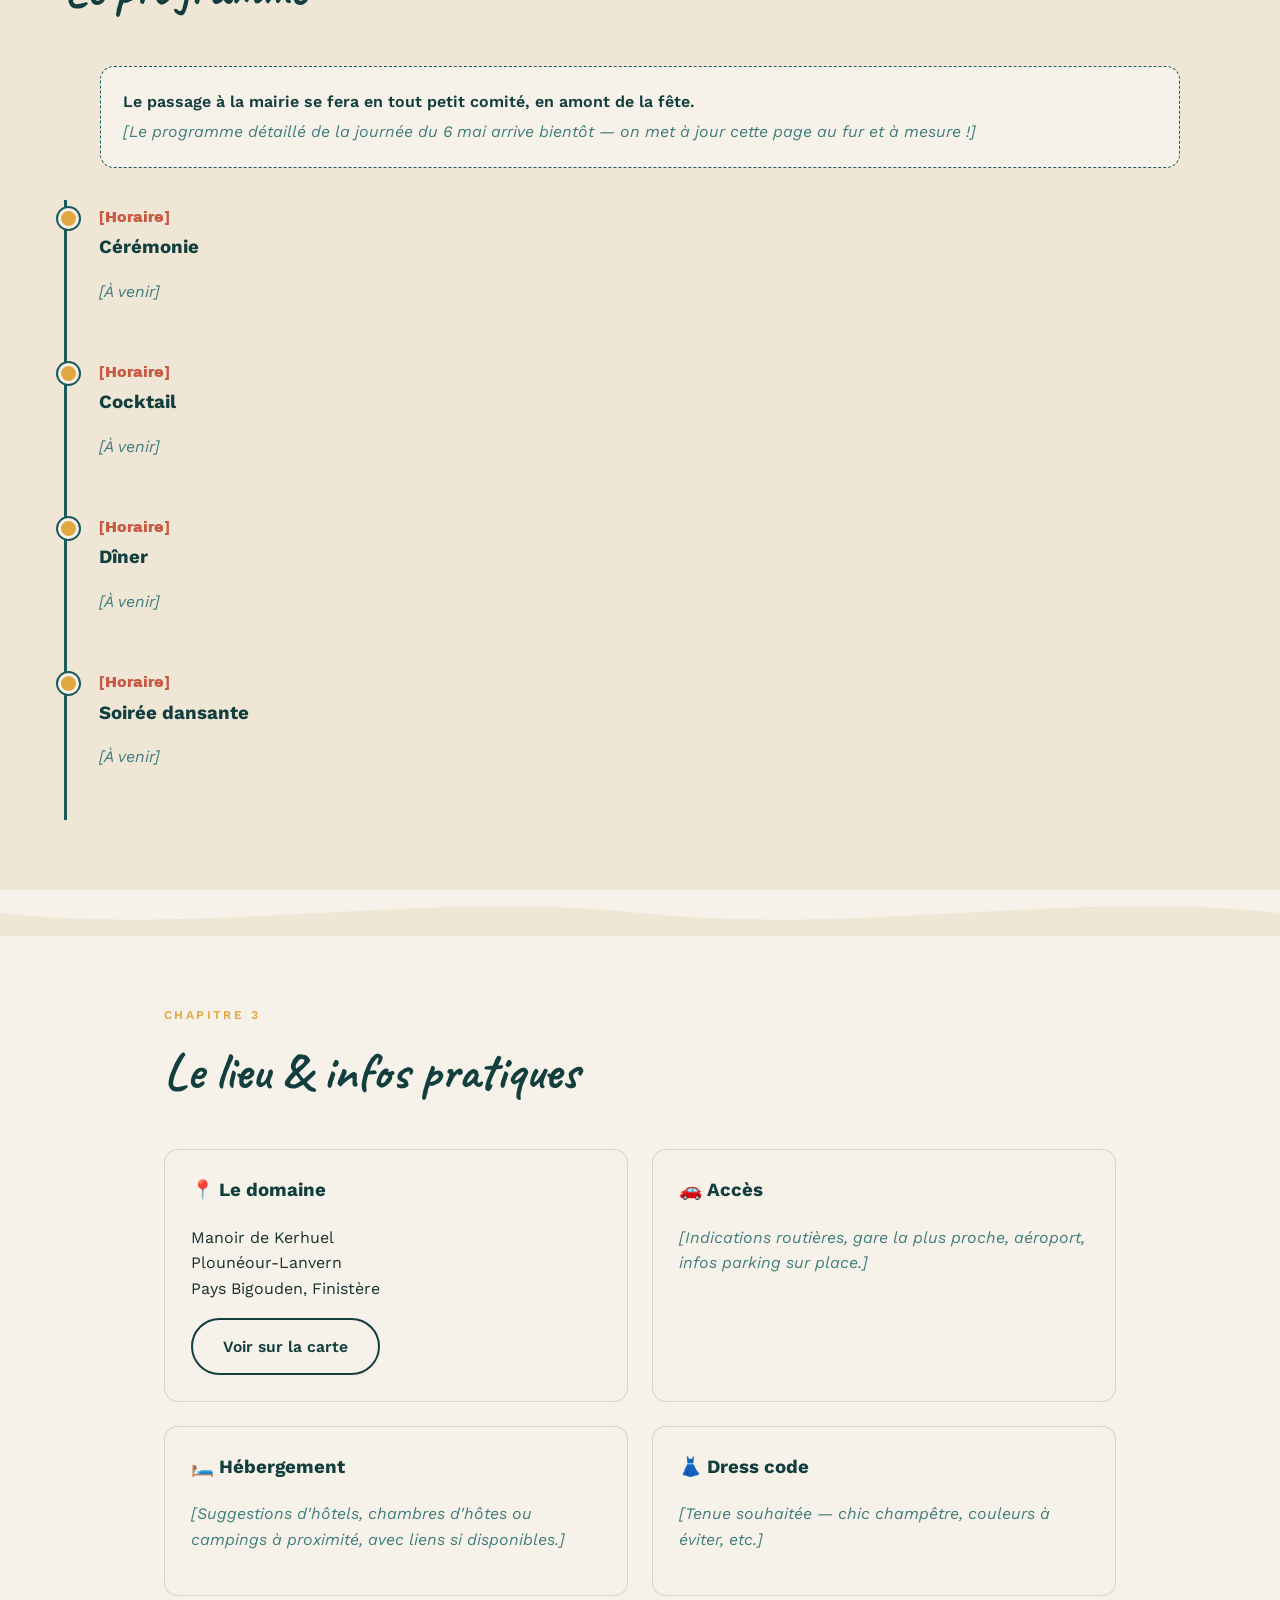
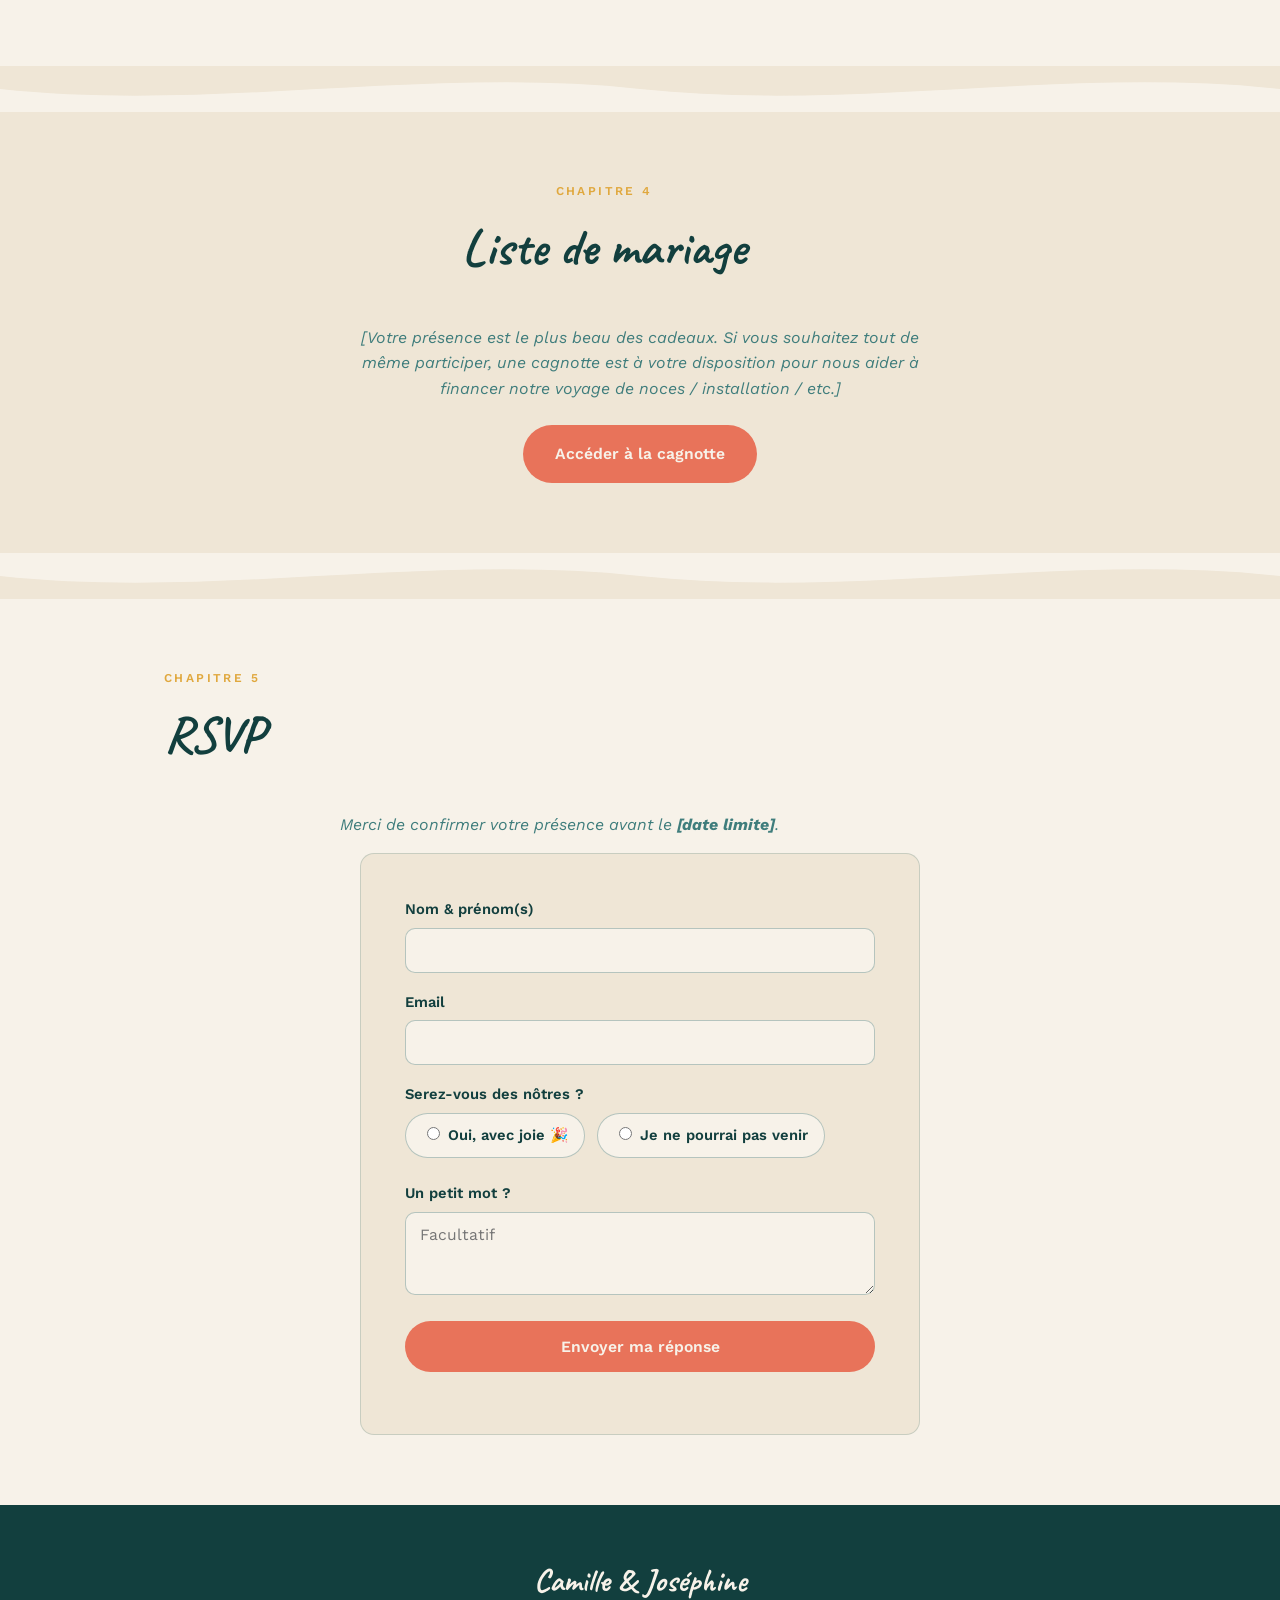
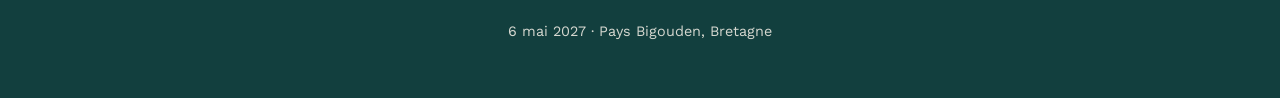
<file: index (3).html>
<!DOCTYPE html>
<html lang="fr">
<head>
<meta charset="UTF-8">
<meta name="viewport" content="width=device-width, initial-scale=1.0">
<title>Camille & Joséphine — 06.05.2027</title>
<meta name="description" content="Le mariage de Camille et Joséphine, le 6 mai 2027 en Pays Bigouden, Finistère.">
<link rel="preconnect" href="https://fonts.googleapis.com">
<link rel="preconnect" href="https://fonts.gstatic.com" crossorigin>
<link href="https://fonts.googleapis.com/css2?family=Caveat:wght@600;700&family=Archivo+Black&family=Work+Sans:wght@400;500;600&display=swap" rel="stylesheet">
<link rel="stylesheet" href="style.css">
</head>
<body>

<!-- Progress wave that fills as you scroll -->
<div class="scroll-wave" aria-hidden="true">
  <svg viewBox="0 0 1200 40" preserveAspectRatio="none">
    <path d="M0,20 C 150,45 350,-5 600,20 C 850,45 1050,-5 1200,20" />
  </svg>
</div>

<nav class="site-nav" id="siteNav">
  <span class="nav-mark">C&nbsp;&amp;&nbsp;J</span>
  <button class="nav-toggle" id="navToggle" aria-label="Ouvrir le menu" aria-expanded="false">
    <span></span><span></span><span></span>
  </button>
  <ul class="nav-links" id="navLinks">
    <li><a href="#histoire">Notre histoire</a></li>
    <li><a href="#programme">Programme</a></li>
    <li><a href="#lieu">Le lieu</a></li>
    <li><a href="#cagnotte">Cagnotte</a></li>
    <li><a href="#rsvp" class="nav-cta">RSVP</a></li>
  </ul>
</nav>

<!-- HERO -->
<header class="hero" id="hero">
  <div class="hero-frame">
    <p class="eyebrow">Le mariage de</p>
    <h1 class="hero-names">Camille <span class="amp">&amp;</span> Joséphine</h1>
    <div class="hero-meta">
      <span class="meta-chip"><svg viewBox="0 0 24 24" width="18" height="18"><path d="M7 2v3M17 2v3M3 9h18M5 5h14a2 2 0 0 1 2 2v12a2 2 0 0 1-2 2H5a2 2 0 0 1-2-2V7a2 2 0 0 1 2-2z" fill="none" stroke="currentColor" stroke-width="1.8" stroke-linecap="round" stroke-linejoin="round"/></svg> 6 mai 2027</span>
      <span class="meta-chip"><svg viewBox="0 0 24 24" width="18" height="18"><path d="M12 21s-7-6.2-7-11a7 7 0 0 1 14 0c0 4.8-7 11-7 11z" fill="none" stroke="currentColor" stroke-width="1.8" stroke-linecap="round" stroke-linejoin="round"/><circle cx="12" cy="10" r="2.4" fill="none" stroke="currentColor" stroke-width="1.8"/></svg> Pays Bigouden, Finistère sud</span>
    </div>
    <p class="hero-sub">Pont de l'Ascension — rejoignez-nous en Bretagne pour fêter ça comme il se doit.</p>
    <a href="#rsvp" class="btn btn-primary">Je confirme ma présence</a>
  </div>
  <div class="hero-art">
    <img src="save-the-date.png" alt="Illustration save the date de Camille et Joséphine, un couple dansant devant un château breton" loading="eager">
  </div>
</header>

<div class="wave-divider" aria-hidden="true">
  <svg viewBox="0 0 1200 60" preserveAspectRatio="none"><path d="M0,30 C 200,60 400,0 600,30 C 800,60 1000,0 1200,30 L1200,60 L0,60 Z"/></svg>
</div>

<!-- NOTRE HISTOIRE -->
<section class="section" id="histoire">
  <p class="section-eyebrow">Chapitre 1</p>
  <h2 class="section-title script">Notre histoire</h2>
  <div class="story-grid">
    <div class="story-card">
      <span class="story-year">2019</span>
      <p>Nous nous sommes rencontrés en Bretagne, alors que nous revenions tous les deux des États-Unis, chacun de notre côté. Le hasard a bien fait les choses.</p>
    </div>
    <div class="story-card">
      <span class="story-year">Depuis</span>
      <p>Nous avons d'abord vécu à Plougastel-Daoulas, avant de rénover notre maison à Rosporden. Camille est pilote dans la Marine Nationale et vient de Lyon ; Joséphine est bretonne d'origine.</p>
    </div>
    <div class="story-card">
      <span class="story-year">Aujourd'hui</span>
      <p>Nous avons trois enfants — Liv (10 ans), Romy (5 ans) et Abel, né en février 2026 — et c'est tout naturellement entourés d'eux que nous avons décidé de nous marier.</p>
    </div>
  </div>
</section>

<div class="wave-divider flip" aria-hidden="true">
  <svg viewBox="0 0 1200 60" preserveAspectRatio="none"><path d="M0,30 C 200,60 400,0 600,30 C 800,60 1000,0 1200,30 L1200,60 L0,60 Z"/></svg>
</div>

<!-- PROGRAMME -->
<section class="section section-alt" id="programme">
  <p class="section-eyebrow">Chapitre 2</p>
  <h2 class="section-title script">Le programme</h2>
  <div class="programme-note">
    <p>Le passage à la mairie se fera en tout petit comité, en amont de la fête.</p>
    <p class="placeholder-text">[Le programme détaillé de la journée du 6 mai arrive bientôt — on met à jour cette page au fur et à mesure !]</p>
  </div>
  <ol class="timeline">
    <li class="timeline-item">
      <span class="timeline-time">[Horaire]</span>
      <div class="timeline-body">
        <h3>Cérémonie</h3>
        <p class="placeholder-text">[À venir]</p>
      </div>
    </li>
    <li class="timeline-item">
      <span class="timeline-time">[Horaire]</span>
      <div class="timeline-body">
        <h3>Cocktail</h3>
        <p class="placeholder-text">[À venir]</p>
      </div>
    </li>
    <li class="timeline-item">
      <span class="timeline-time">[Horaire]</span>
      <div class="timeline-body">
        <h3>Dîner</h3>
        <p class="placeholder-text">[À venir]</p>
      </div>
    </li>
    <li class="timeline-item">
      <span class="timeline-time">[Horaire]</span>
      <div class="timeline-body">
        <h3>Soirée dansante</h3>
        <p class="placeholder-text">[À venir]</p>
      </div>
    </li>
  </ol>
</section>

<div class="wave-divider" aria-hidden="true">
  <svg viewBox="0 0 1200 60" preserveAspectRatio="none"><path d="M0,30 C 200,60 400,0 600,30 C 800,60 1000,0 1200,30 L1200,60 L0,60 Z"/></svg>
</div>

<!-- LIEU -->
<section class="section" id="lieu">
  <p class="section-eyebrow">Chapitre 3</p>
  <h2 class="section-title script">Le lieu &amp; infos pratiques</h2>
  <div class="lieu-grid">
    <div class="lieu-card">
      <h3>📍 Le domaine</h3>
      <p>Manoir de Kerhuel<br>Plounéour-Lanvern<br>Pays Bigouden, Finistère</p>
      <a href="https://www.google.com/maps/search/?api=1&query=Manoir+de+Kerhuel+Plouneour-Lanvern" class="btn btn-ghost" id="mapLink" target="_blank" rel="noopener">Voir sur la carte</a>
    </div>
    <div class="lieu-card">
      <h3>🚗 Accès</h3>
      <p class="placeholder-text">[Indications routières, gare la plus proche, aéroport, infos parking sur place.]</p>
    </div>
    <div class="lieu-card">
      <h3>🛏️ Hébergement</h3>
      <p class="placeholder-text">[Suggestions d'hôtels, chambres d'hôtes ou campings à proximité, avec liens si disponibles.]</p>
    </div>
    <div class="lieu-card">
      <h3>👗 Dress code</h3>
      <p class="placeholder-text">[Tenue souhaitée — chic champêtre, couleurs à éviter, etc.]</p>
    </div>
  </div>
</section>

<div class="wave-divider flip" aria-hidden="true">
  <svg viewBox="0 0 1200 60" preserveAspectRatio="none"><path d="M0,30 C 200,60 400,0 600,30 C 800,60 1000,0 1200,30 L1200,60 L0,60 Z"/></svg>
</div>

<!-- CAGNOTTE -->
<section class="section section-alt section-center" id="cagnotte">
  <p class="section-eyebrow">Chapitre 4</p>
  <h2 class="section-title script">Liste de mariage</h2>
  <p class="placeholder-text center-text">[Votre présence est le plus beau des cadeaux. Si vous souhaitez tout de même participer, une cagnotte est à votre disposition pour nous aider à financer notre voyage de noces / installation / etc.]</p>
  <a href="#" class="btn btn-primary" id="cagnotteLink">Accéder à la cagnotte</a>
</section>

<div class="wave-divider" aria-hidden="true">
  <svg viewBox="0 0 1200 60" preserveAspectRatio="none"><path d="M0,30 C 200,60 400,0 600,30 C 800,60 1000,0 1200,30 L1200,60 L0,60 Z"/></svg>
</div>

<!-- RSVP -->
<section class="section" id="rsvp">
  <p class="section-eyebrow">Chapitre 5</p>
  <h2 class="section-title script">RSVP</h2>
  <p class="placeholder-text center-text">Merci de confirmer votre présence avant le <strong>[date limite]</strong>.</p>

  <form class="rsvp-form" id="rsvpForm" data-script-url="https://script.google.com/macros/s/AKfycbwynD4hN0Bq-n5etRB_z1KsgWpVd7TliAiMDUaLTOqiqk0_BMmxBFs6JGlJeWbjoFLMNQ/exec" action="https://script.google.com/macros/s/AKfycbwynD4hN0Bq-n5etRB_z1KsgWpVd7TliAiMDUaLTOqiqk0_BMmxBFs6JGlJeWbjoFLMNQ/exec" method="POST" target="hiddenRsvpFrame">
    <div class="form-row">
      <label for="name">Nom &amp; prénom(s)</label>
      <input type="text" id="name" name="name" required>
    </div>
    <div class="form-row">
      <label for="email">Email</label>
      <input type="email" id="email" name="email" required>
    </div>
    <div class="form-row">
      <label>Serez-vous des nôtres ?</label>
      <div class="radio-group">
        <label class="radio-pill"><input type="radio" name="presence" value="oui" required> Oui, avec joie 🎉</label>
        <label class="radio-pill"><input type="radio" name="presence" value="non" required> Je ne pourrai pas venir</label>
      </div>
    </div>
    <div class="form-row" id="guestCountRow" hidden>
      <label for="guestCount">Nombre de convives (vous inclus)</label>
      <select id="guestCount" name="guestCount">
        <option value="1">1</option>
        <option value="2">2</option>
        <option value="3">3</option>
        <option value="4">4</option>
        <option value="5">5</option>
        <option value="6">6</option>
        <option value="7">7</option>
        <option value="8">8</option>
        <option value="9">9</option>
        <option value="10">10</option>
      </select>
    </div>
    <div id="guestsContainer"></div>
    <div class="form-row">
    <div class="form-row">
      <label for="message">Un petit mot ?</label>
      <textarea id="message" name="message" rows="3" placeholder="Facultatif"></textarea>
    </div>
    <button type="submit" class="btn btn-primary btn-block">Envoyer ma réponse</button>
    <p class="form-note" id="formNote"></p>
  </form>
  <iframe name="hiddenRsvpFrame" id="hiddenRsvpFrame" style="display:none"></iframe>
</section>

<footer class="site-footer">
  <p class="script footer-names">Camille &amp; Joséphine</p>
  <p>6 mai 2027 · Pays Bigouden, Bretagne</p>
</footer>

<script src="script.js"></script>
</body>
</html>
</file>
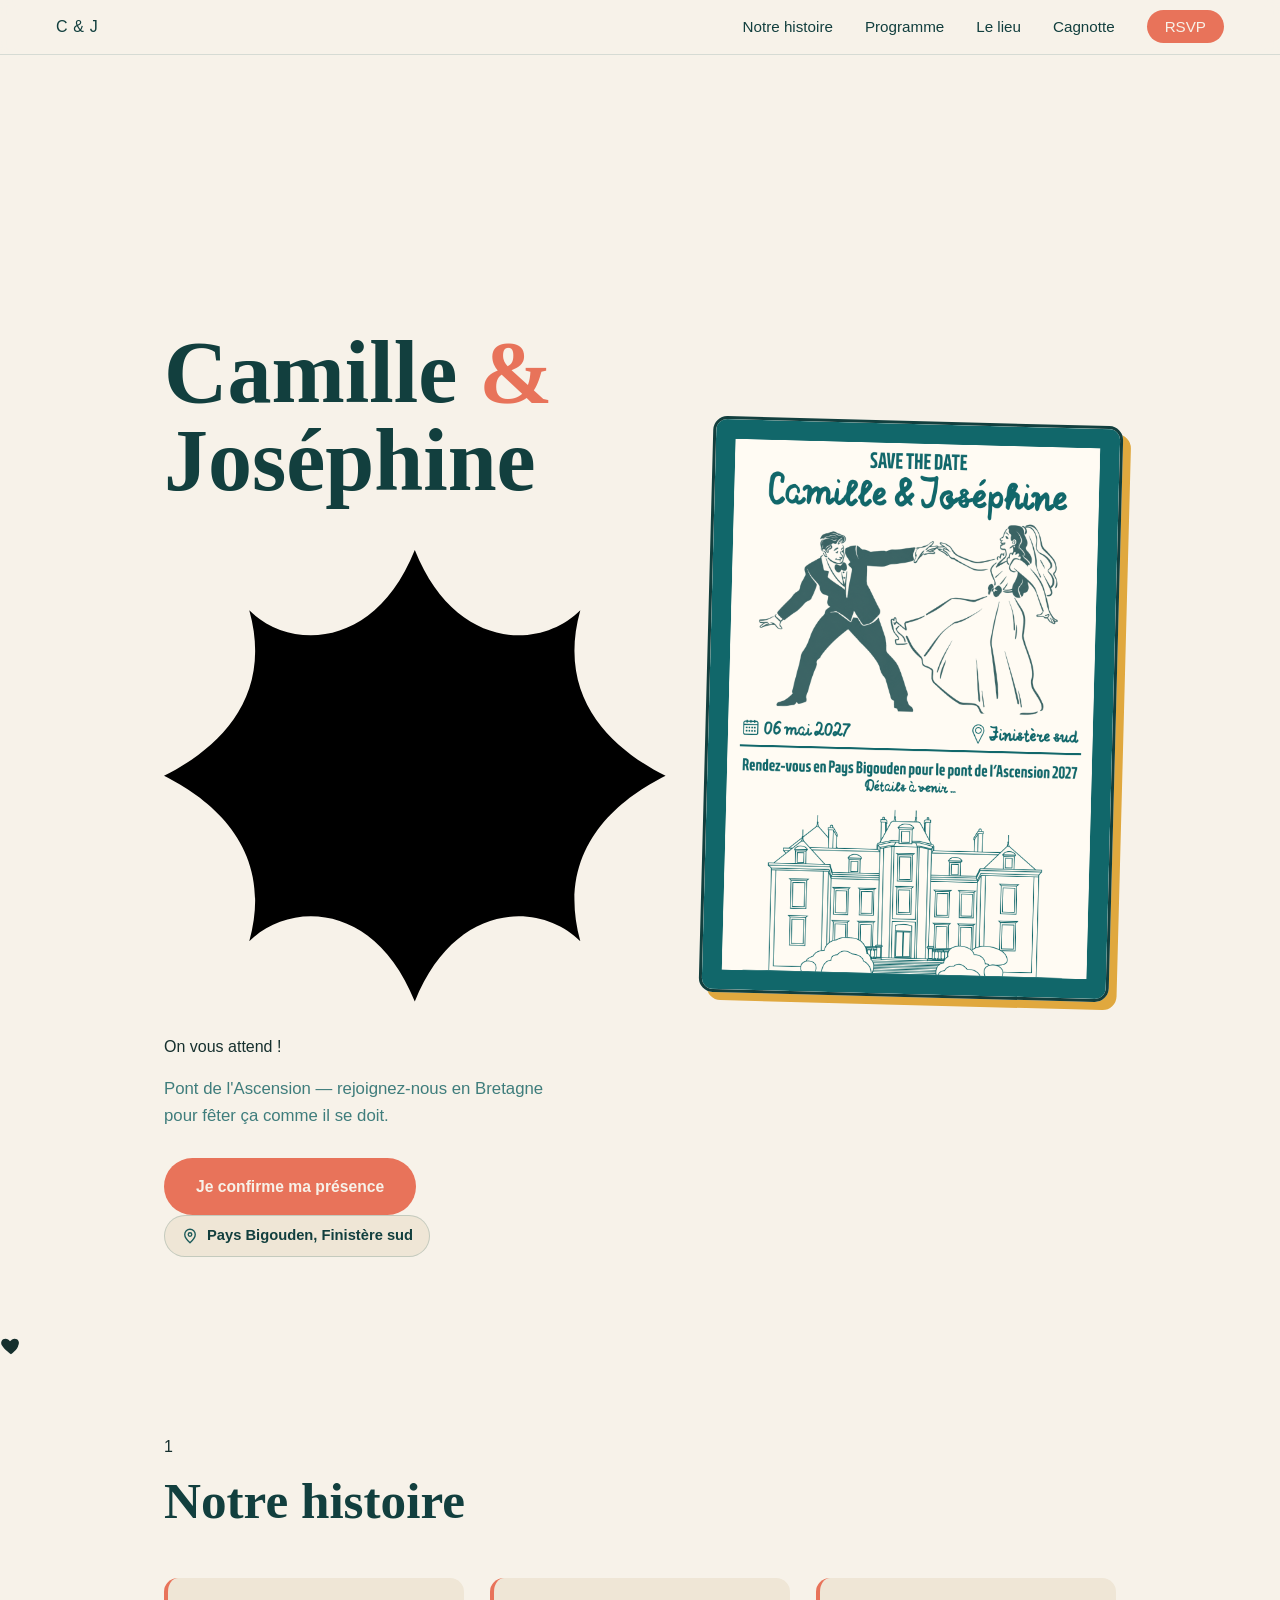
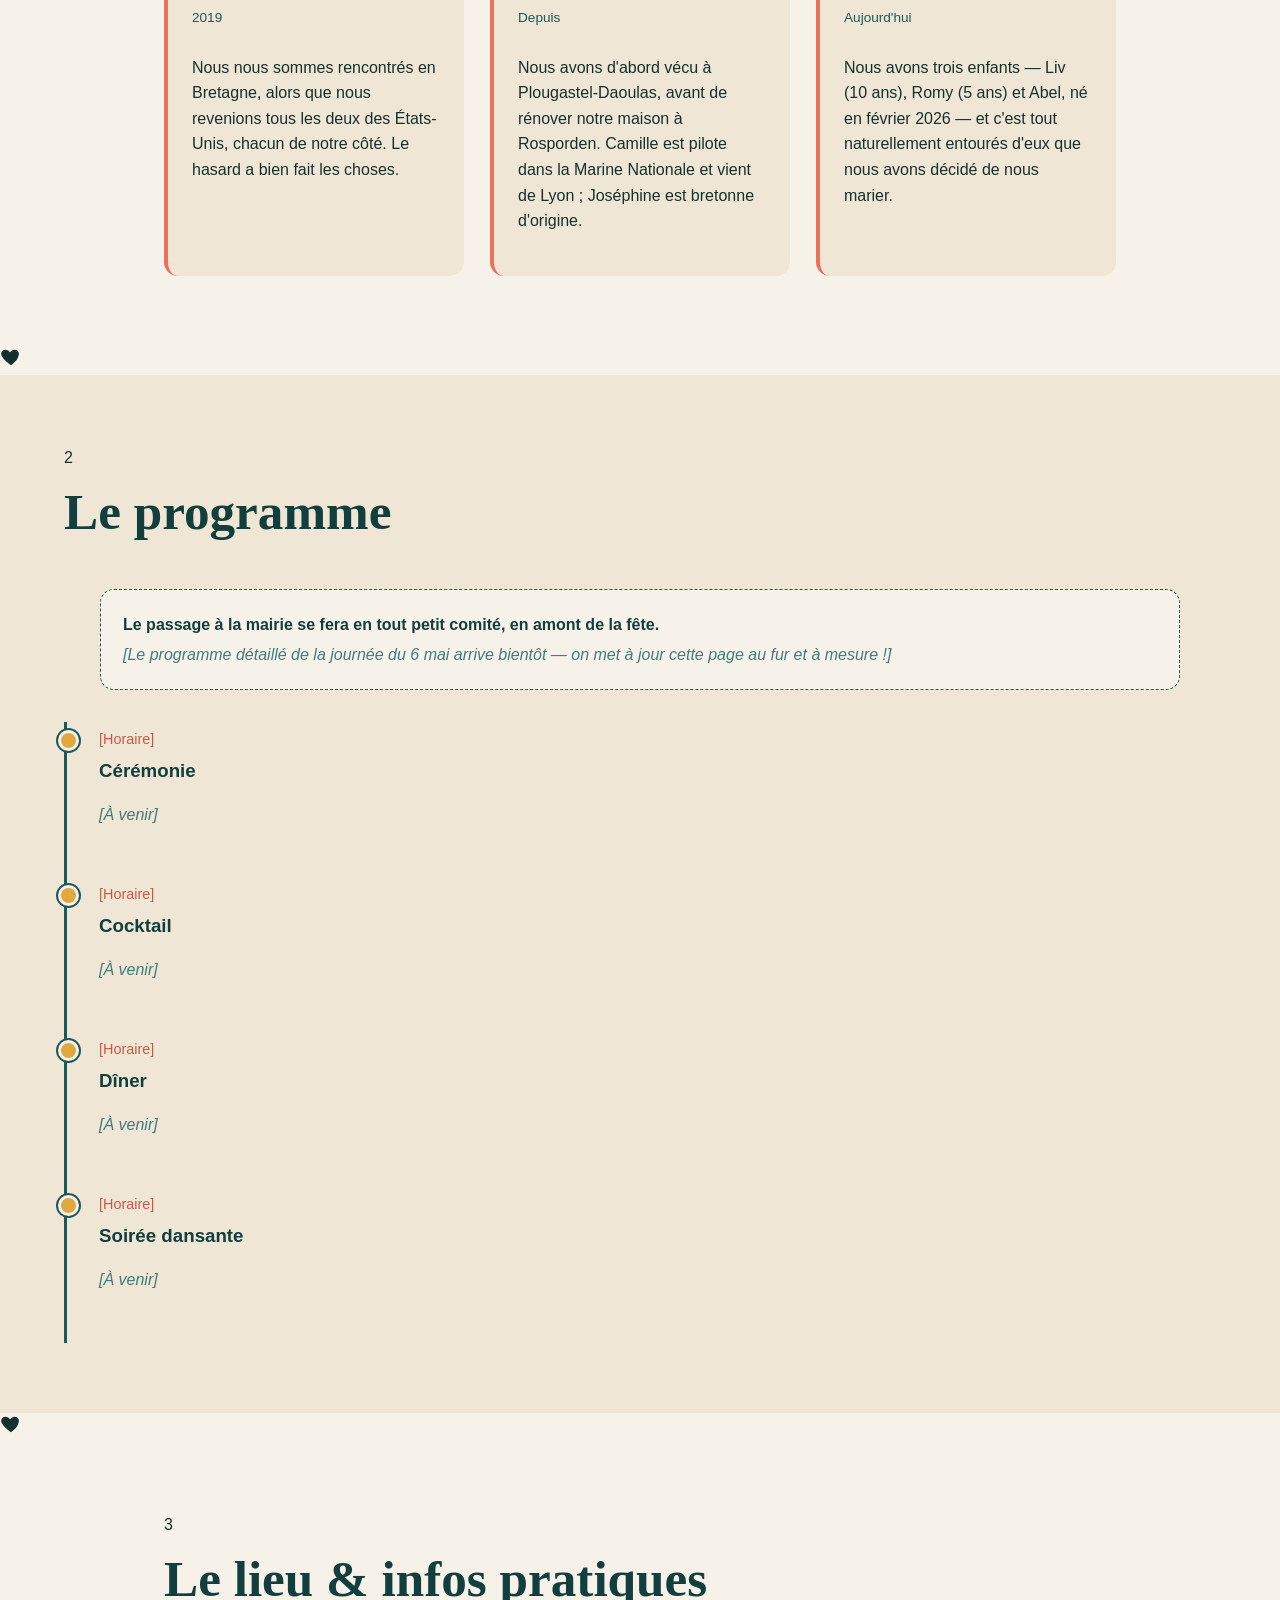
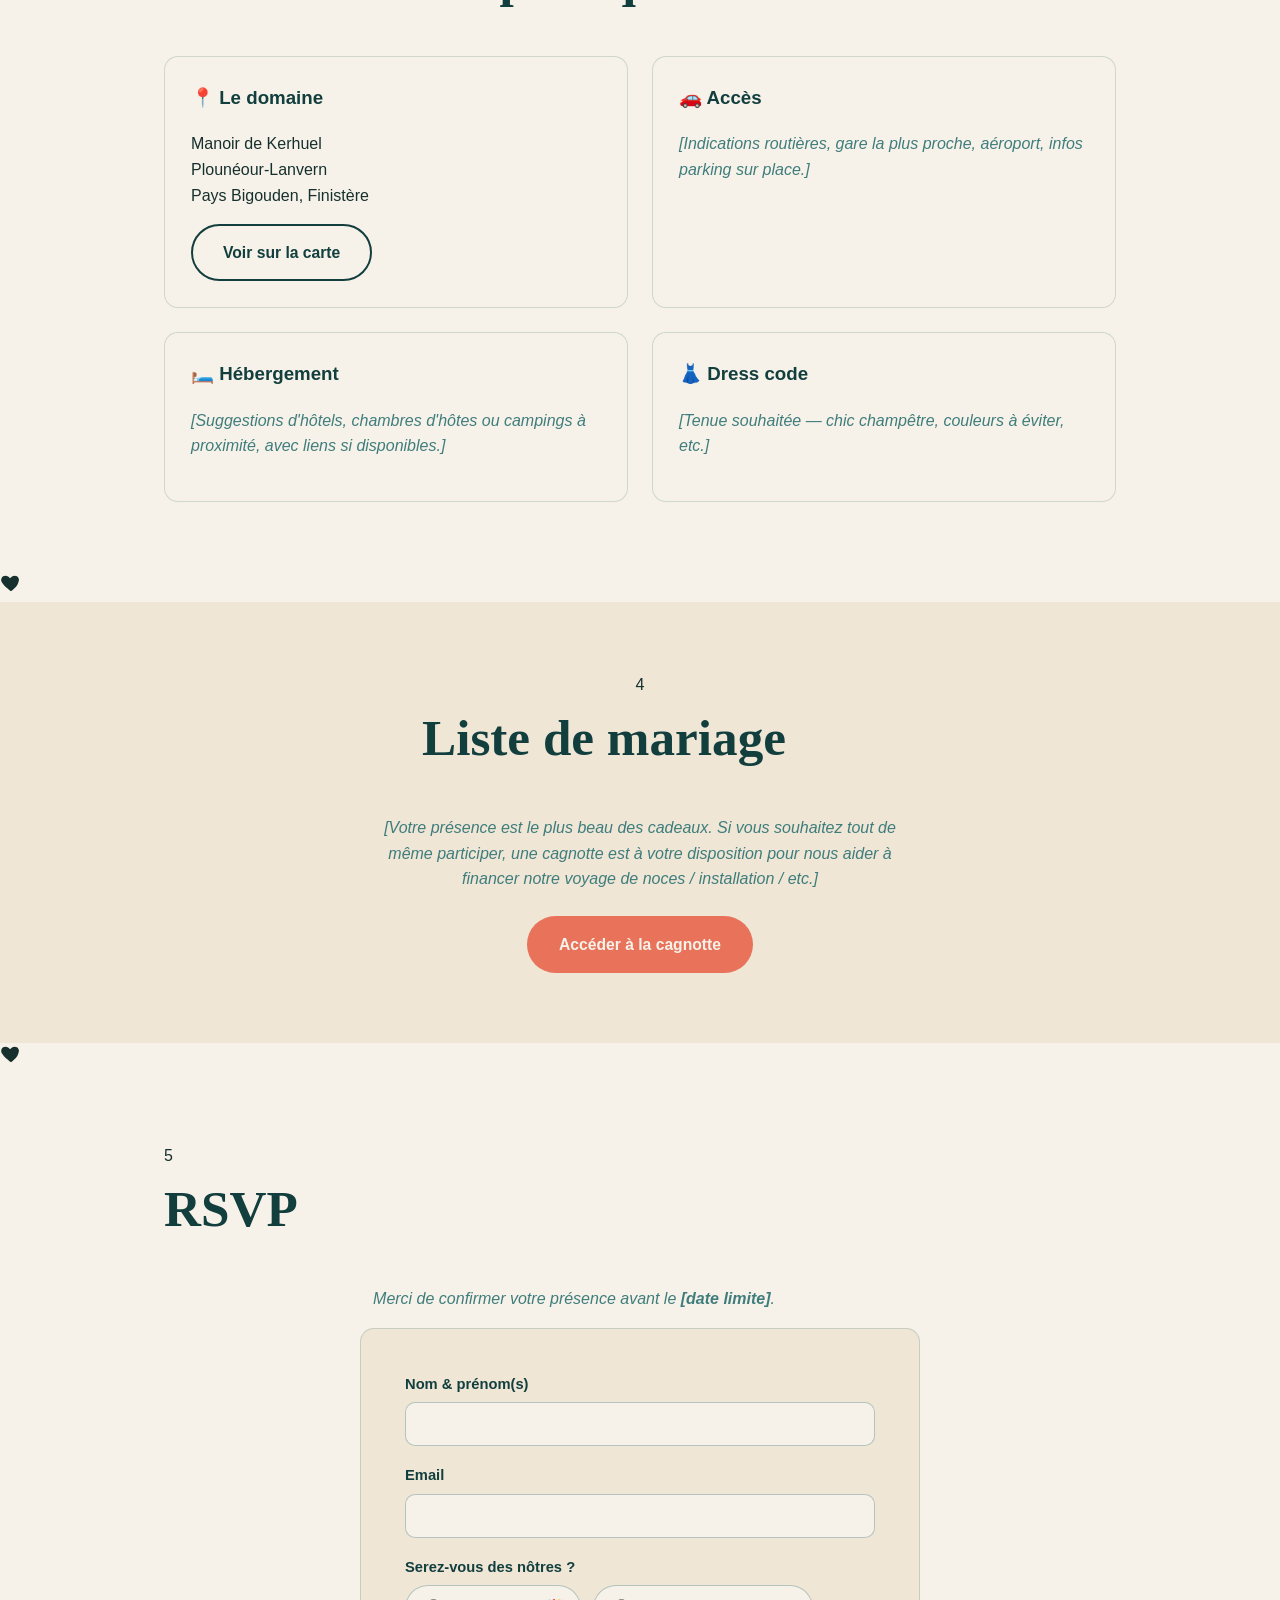
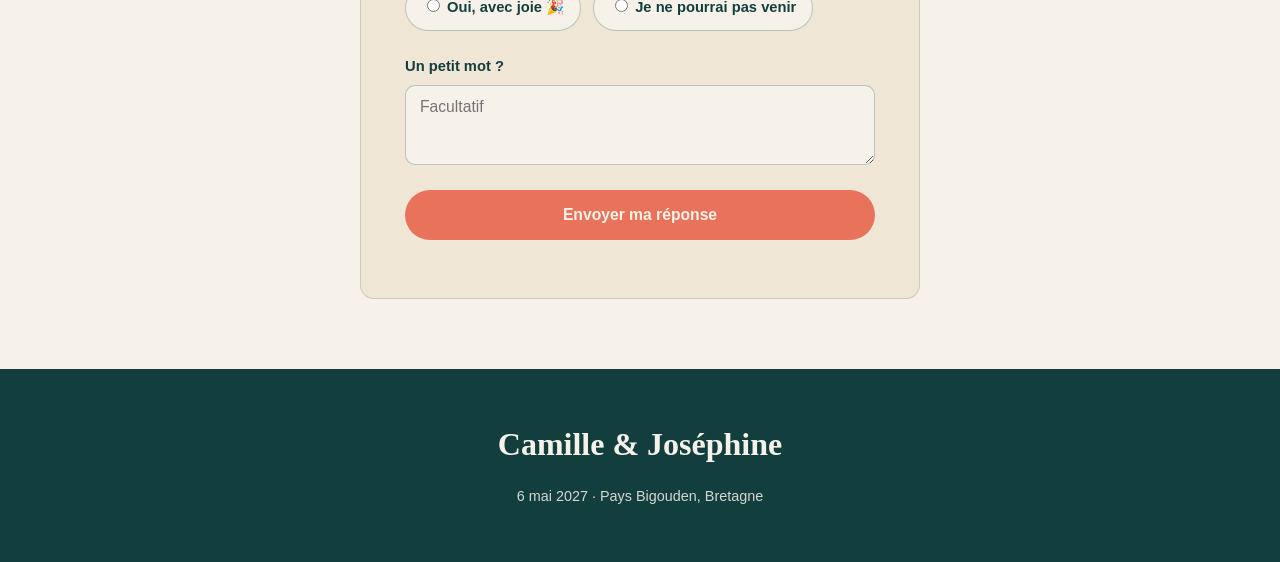
<file: index (4).html>
<!DOCTYPE html>
<html lang="fr">
<head>
<meta charset="UTF-8">
<meta name="viewport" content="width=device-width, initial-scale=1.0">
<title>Camille & Joséphine — 06.05.2027</title>
<meta name="description" content="Le mariage de Camille et Joséphine, le 6 mai 2027 en Pays Bigouden, Finistère.">
<link rel="preconnect" href="https://fonts.googleapis.com">
<link rel="preconnect" href="https://fonts.gstatic.com" crossorigin>
<link href="https://fonts.googleapis.com/css2?family=Mrs+Saint+Delafield&family=Fraunces:opsz,wght@9..144,600;9..144,900&family=Jost:wght@400;500;600&display=swap" rel="stylesheet">
<link rel="stylesheet" href="style.css">
</head>
<body>

<!-- Progress wave that fills as you scroll -->
<div class="scroll-wave" aria-hidden="true">
  <svg viewBox="0 0 1200 40" preserveAspectRatio="none">
    <path d="M0,20 C 150,45 350,-5 600,20 C 850,45 1050,-5 1200,20" />
  </svg>
</div>

<nav class="site-nav" id="siteNav">
  <span class="nav-mark">C&nbsp;&amp;&nbsp;J</span>
  <button class="nav-toggle" id="navToggle" aria-label="Ouvrir le menu" aria-expanded="false">
    <span></span><span></span><span></span>
  </button>
  <ul class="nav-links" id="navLinks">
    <li><a href="#histoire">Notre histoire</a></li>
    <li><a href="#programme">Programme</a></li>
    <li><a href="#lieu">Le lieu</a></li>
    <li><a href="#cagnotte">Cagnotte</a></li>
    <li><a href="#rsvp" class="nav-cta">RSVP</a></li>
  </ul>
</nav>

<!-- HERO -->
<header class="hero" id="hero">
  <div class="hero-frame">
    <svg class="arched-date" viewBox="0 0 340 120" aria-hidden="true">
      <path id="archPath" d="M 20,110 A 150,150 0 0 1 320,110" fill="none"/>
      <text><textPath href="#archPath" startOffset="50%" text-anchor="middle">6 MAI 2027 ♥ SAVE THE DATE</textPath></text>
    </svg>
    <h1 class="hero-names">Camille <span class="amp script">&amp;</span> Joséphine</h1>
    <div class="flower-badge">
      <svg viewBox="0 0 100 100" aria-hidden="true">
        <path d="M50 5 C58 25,75 25,83 17 C78 35,90 45,100 50 C90 55,78 65,83 83 C75 75,58 75,50 95 C42 75,25 75,17 83 C22 65,10 55,0 50 C10 45,22 35,17 17 C25 25,42 25,50 5Z"/>
      </svg>
      <span>On vous attend !</span>
    </div>
    <p class="hero-sub">Pont de l'Ascension — rejoignez-nous en Bretagne pour fêter ça comme il se doit.</p>
    <a href="#rsvp" class="btn btn-primary">Je confirme ma présence</a>
    <div class="hero-meta">
      <span class="meta-chip"><svg viewBox="0 0 24 24" width="18" height="18"><path d="M12 21s-7-6.2-7-11a7 7 0 0 1 14 0c0 4.8-7 11-7 11z" fill="none" stroke="currentColor" stroke-width="1.8" stroke-linecap="round" stroke-linejoin="round"/><circle cx="12" cy="10" r="2.4" fill="none" stroke="currentColor" stroke-width="1.8"/></svg> Pays Bigouden, Finistère sud</span>
    </div>
  </div>
  <div class="hero-art">
    <img src="save-the-date.png" alt="Illustration save the date de Camille et Joséphine, un couple dansant devant un château breton" loading="eager">
  </div>
</header>

<div class="heart-divider" aria-hidden="true"><span></span><svg viewBox="0 0 24 24" width="22" height="22"><path d="M12 21s-7.5-5.3-10-9.8C0.2 7.9 2 4 6 4c2.2 0 3.7 1.2 4.9 2.9C12.1 5.4 14 4 16 4c4 0 5.8 3.9 4 7.2C19.5 15.7 12 21 12 21z" fill="currentColor"/></svg><span></span></div>

<!-- NOTRE HISTOIRE -->
<section class="section" id="histoire">
  <span class="chapter-badge">1</span>
  <h2 class="section-title script">Notre histoire</h2>
  <div class="story-grid">
    <div class="story-card">
      <span class="story-year">2019</span>
      <p>Nous nous sommes rencontrés en Bretagne, alors que nous revenions tous les deux des États-Unis, chacun de notre côté. Le hasard a bien fait les choses.</p>
    </div>
    <div class="story-card">
      <span class="story-year">Depuis</span>
      <p>Nous avons d'abord vécu à Plougastel-Daoulas, avant de rénover notre maison à Rosporden. Camille est pilote dans la Marine Nationale et vient de Lyon ; Joséphine est bretonne d'origine.</p>
    </div>
    <div class="story-card">
      <span class="story-year">Aujourd'hui</span>
      <p>Nous avons trois enfants — Liv (10 ans), Romy (5 ans) et Abel, né en février 2026 — et c'est tout naturellement entourés d'eux que nous avons décidé de nous marier.</p>
    </div>
  </div>
</section>

<div class="heart-divider" aria-hidden="true"><span></span><svg viewBox="0 0 24 24" width="22" height="22"><path d="M12 21s-7.5-5.3-10-9.8C0.2 7.9 2 4 6 4c2.2 0 3.7 1.2 4.9 2.9C12.1 5.4 14 4 16 4c4 0 5.8 3.9 4 7.2C19.5 15.7 12 21 12 21z" fill="currentColor"/></svg><span></span></div>

<!-- PROGRAMME -->
<section class="section section-alt" id="programme">
  <span class="chapter-badge">2</span>
  <h2 class="section-title script">Le programme</h2>
  <div class="programme-note">
    <p>Le passage à la mairie se fera en tout petit comité, en amont de la fête.</p>
    <p class="placeholder-text">[Le programme détaillé de la journée du 6 mai arrive bientôt — on met à jour cette page au fur et à mesure !]</p>
  </div>
  <ol class="timeline">
    <li class="timeline-item">
      <span class="timeline-time">[Horaire]</span>
      <div class="timeline-body">
        <h3>Cérémonie</h3>
        <p class="placeholder-text">[À venir]</p>
      </div>
    </li>
    <li class="timeline-item">
      <span class="timeline-time">[Horaire]</span>
      <div class="timeline-body">
        <h3>Cocktail</h3>
        <p class="placeholder-text">[À venir]</p>
      </div>
    </li>
    <li class="timeline-item">
      <span class="timeline-time">[Horaire]</span>
      <div class="timeline-body">
        <h3>Dîner</h3>
        <p class="placeholder-text">[À venir]</p>
      </div>
    </li>
    <li class="timeline-item">
      <span class="timeline-time">[Horaire]</span>
      <div class="timeline-body">
        <h3>Soirée dansante</h3>
        <p class="placeholder-text">[À venir]</p>
      </div>
    </li>
  </ol>
</section>

<div class="heart-divider" aria-hidden="true"><span></span><svg viewBox="0 0 24 24" width="22" height="22"><path d="M12 21s-7.5-5.3-10-9.8C0.2 7.9 2 4 6 4c2.2 0 3.7 1.2 4.9 2.9C12.1 5.4 14 4 16 4c4 0 5.8 3.9 4 7.2C19.5 15.7 12 21 12 21z" fill="currentColor"/></svg><span></span></div>

<!-- LIEU -->
<section class="section" id="lieu">
  <span class="chapter-badge">3</span>
  <h2 class="section-title script">Le lieu &amp; infos pratiques</h2>
  <div class="lieu-grid">
    <div class="lieu-card">
      <h3>📍 Le domaine</h3>
      <p>Manoir de Kerhuel<br>Plounéour-Lanvern<br>Pays Bigouden, Finistère</p>
      <a href="https://www.google.com/maps/search/?api=1&query=Manoir+de+Kerhuel+Plouneour-Lanvern" class="btn btn-ghost" id="mapLink" target="_blank" rel="noopener">Voir sur la carte</a>
    </div>
    <div class="lieu-card">
      <h3>🚗 Accès</h3>
      <p class="placeholder-text">[Indications routières, gare la plus proche, aéroport, infos parking sur place.]</p>
    </div>
    <div class="lieu-card">
      <h3>🛏️ Hébergement</h3>
      <p class="placeholder-text">[Suggestions d'hôtels, chambres d'hôtes ou campings à proximité, avec liens si disponibles.]</p>
    </div>
    <div class="lieu-card">
      <h3>👗 Dress code</h3>
      <p class="placeholder-text">[Tenue souhaitée — chic champêtre, couleurs à éviter, etc.]</p>
    </div>
  </div>
</section>

<div class="heart-divider" aria-hidden="true"><span></span><svg viewBox="0 0 24 24" width="22" height="22"><path d="M12 21s-7.5-5.3-10-9.8C0.2 7.9 2 4 6 4c2.2 0 3.7 1.2 4.9 2.9C12.1 5.4 14 4 16 4c4 0 5.8 3.9 4 7.2C19.5 15.7 12 21 12 21z" fill="currentColor"/></svg><span></span></div>

<!-- CAGNOTTE -->
<section class="section section-alt section-center" id="cagnotte">
  <span class="chapter-badge">4</span>
  <h2 class="section-title script">Liste de mariage</h2>
  <p class="placeholder-text center-text">[Votre présence est le plus beau des cadeaux. Si vous souhaitez tout de même participer, une cagnotte est à votre disposition pour nous aider à financer notre voyage de noces / installation / etc.]</p>
  <a href="#" class="btn btn-primary" id="cagnotteLink">Accéder à la cagnotte</a>
</section>

<div class="heart-divider" aria-hidden="true"><span></span><svg viewBox="0 0 24 24" width="22" height="22"><path d="M12 21s-7.5-5.3-10-9.8C0.2 7.9 2 4 6 4c2.2 0 3.7 1.2 4.9 2.9C12.1 5.4 14 4 16 4c4 0 5.8 3.9 4 7.2C19.5 15.7 12 21 12 21z" fill="currentColor"/></svg><span></span></div>

<!-- RSVP -->
<section class="section" id="rsvp">
  <span class="chapter-badge">5</span>
  <h2 class="section-title script">RSVP</h2>
  <p class="placeholder-text center-text">Merci de confirmer votre présence avant le <strong>[date limite]</strong>.</p>

  <div class="scallop-frame">
  <form class="rsvp-form" id="rsvpForm" data-script-url="https://script.google.com/macros/s/AKfycbwynD4hN0Bq-n5etRB_z1KsgWpVd7TliAiMDUaLTOqiqk0_BMmxBFs6JGlJeWbjoFLMNQ/exec" action="https://script.google.com/macros/s/AKfycbwynD4hN0Bq-n5etRB_z1KsgWpVd7TliAiMDUaLTOqiqk0_BMmxBFs6JGlJeWbjoFLMNQ/exec" method="POST" target="hiddenRsvpFrame">
    <div class="form-row">
      <label for="name">Nom &amp; prénom(s)</label>
      <input type="text" id="name" name="name" required>
    </div>
    <div class="form-row">
      <label for="email">Email</label>
      <input type="email" id="email" name="email" required>
    </div>
    <div class="form-row">
      <label>Serez-vous des nôtres ?</label>
      <div class="radio-group">
        <label class="radio-pill"><input type="radio" name="presence" value="oui" required> Oui, avec joie 🎉</label>
        <label class="radio-pill"><input type="radio" name="presence" value="non" required> Je ne pourrai pas venir</label>
      </div>
    </div>
    <div class="form-row" id="guestCountRow" hidden>
      <label for="guestCount">Nombre de convives (vous inclus)</label>
      <select id="guestCount" name="guestCount">
        <option value="1">1</option>
        <option value="2">2</option>
        <option value="3">3</option>
        <option value="4">4</option>
        <option value="5">5</option>
        <option value="6">6</option>
        <option value="7">7</option>
        <option value="8">8</option>
        <option value="9">9</option>
        <option value="10">10</option>
      </select>
    </div>
    <div id="guestsContainer"></div>
    <div class="form-row">
      <label for="message">Un petit mot ?</label>
      <textarea id="message" name="message" rows="3" placeholder="Facultatif"></textarea>
    </div>
    <button type="submit" class="btn btn-primary btn-block">Envoyer ma réponse</button>
    <p class="form-note" id="formNote"></p>
  </form>
  </div>
  <iframe name="hiddenRsvpFrame" id="hiddenRsvpFrame" style="display:none"></iframe>
</section>

<footer class="site-footer">
  <p class="script footer-names">Camille <span class="amp">&amp;</span> Joséphine</p>
  <p>6 mai 2027 · Pays Bigouden, Bretagne</p>
</footer>

<script src="script.js"></script>
</body>
</html>
</file>
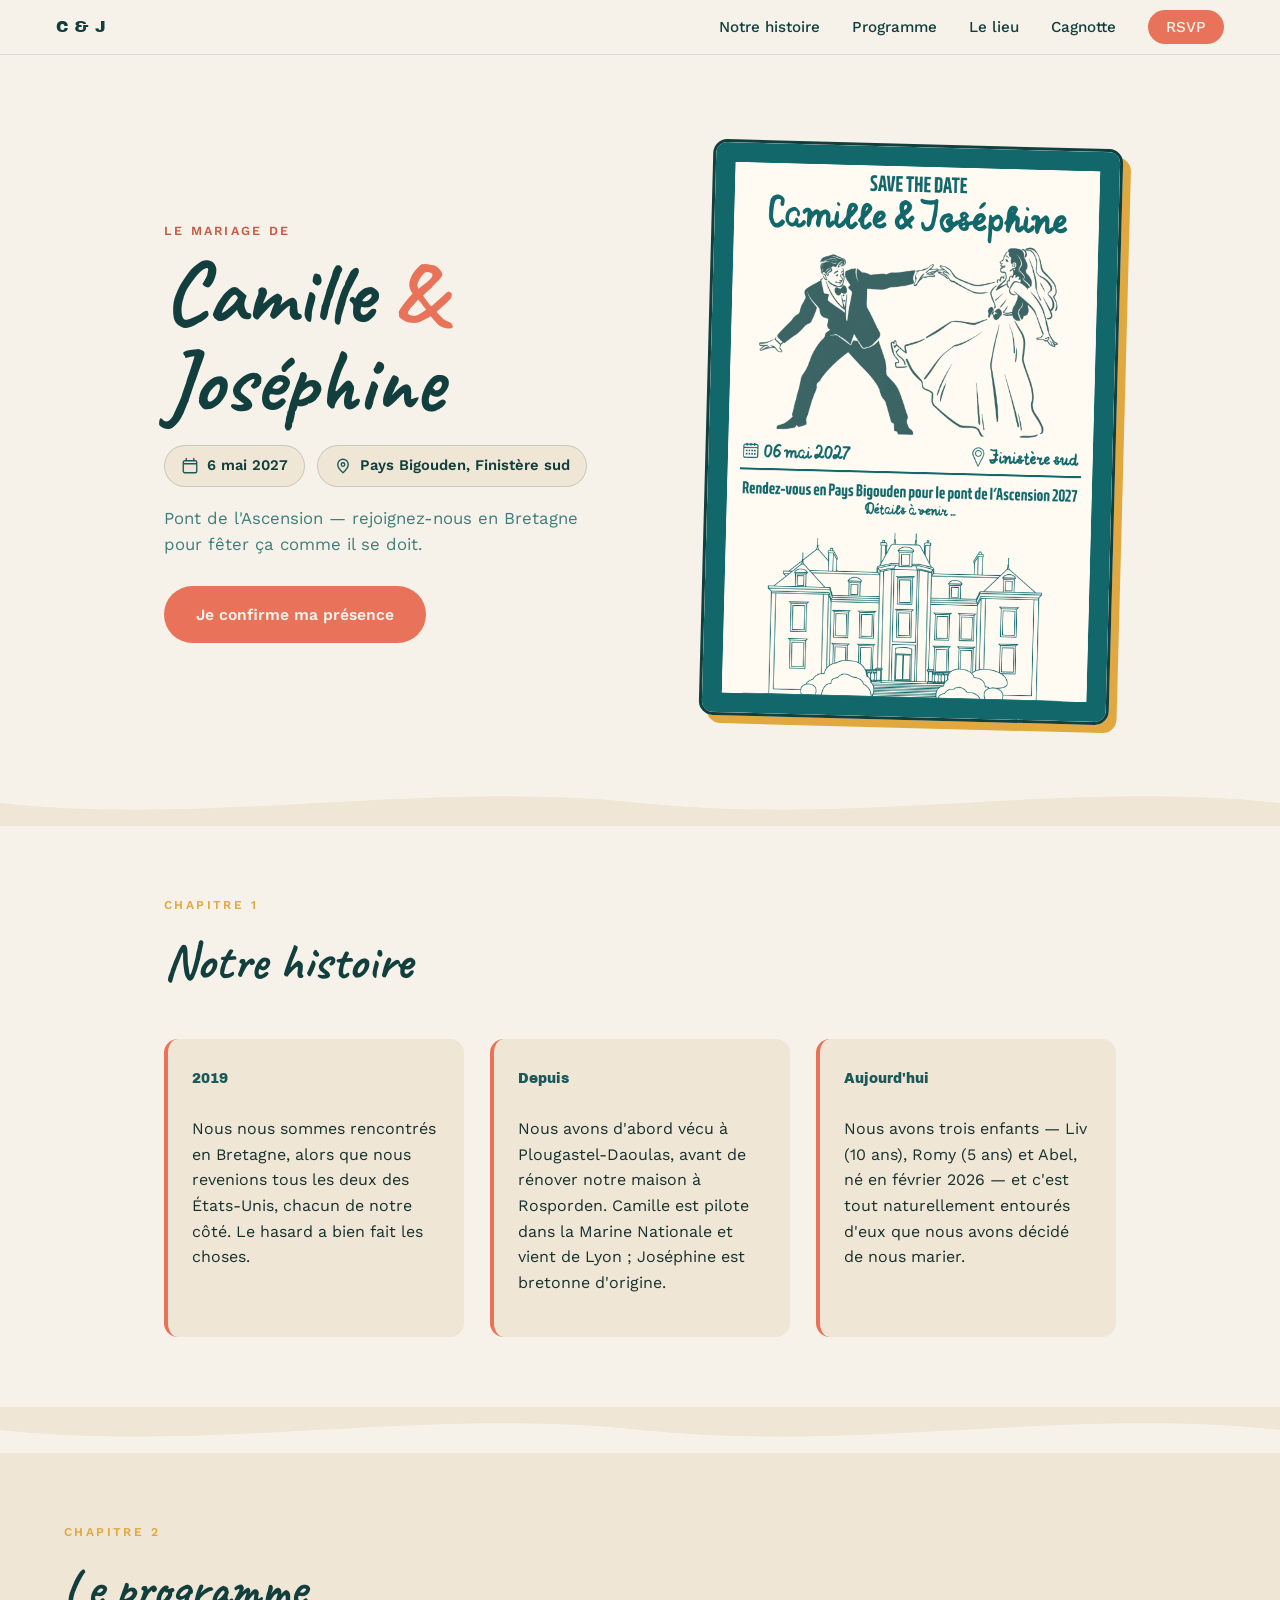
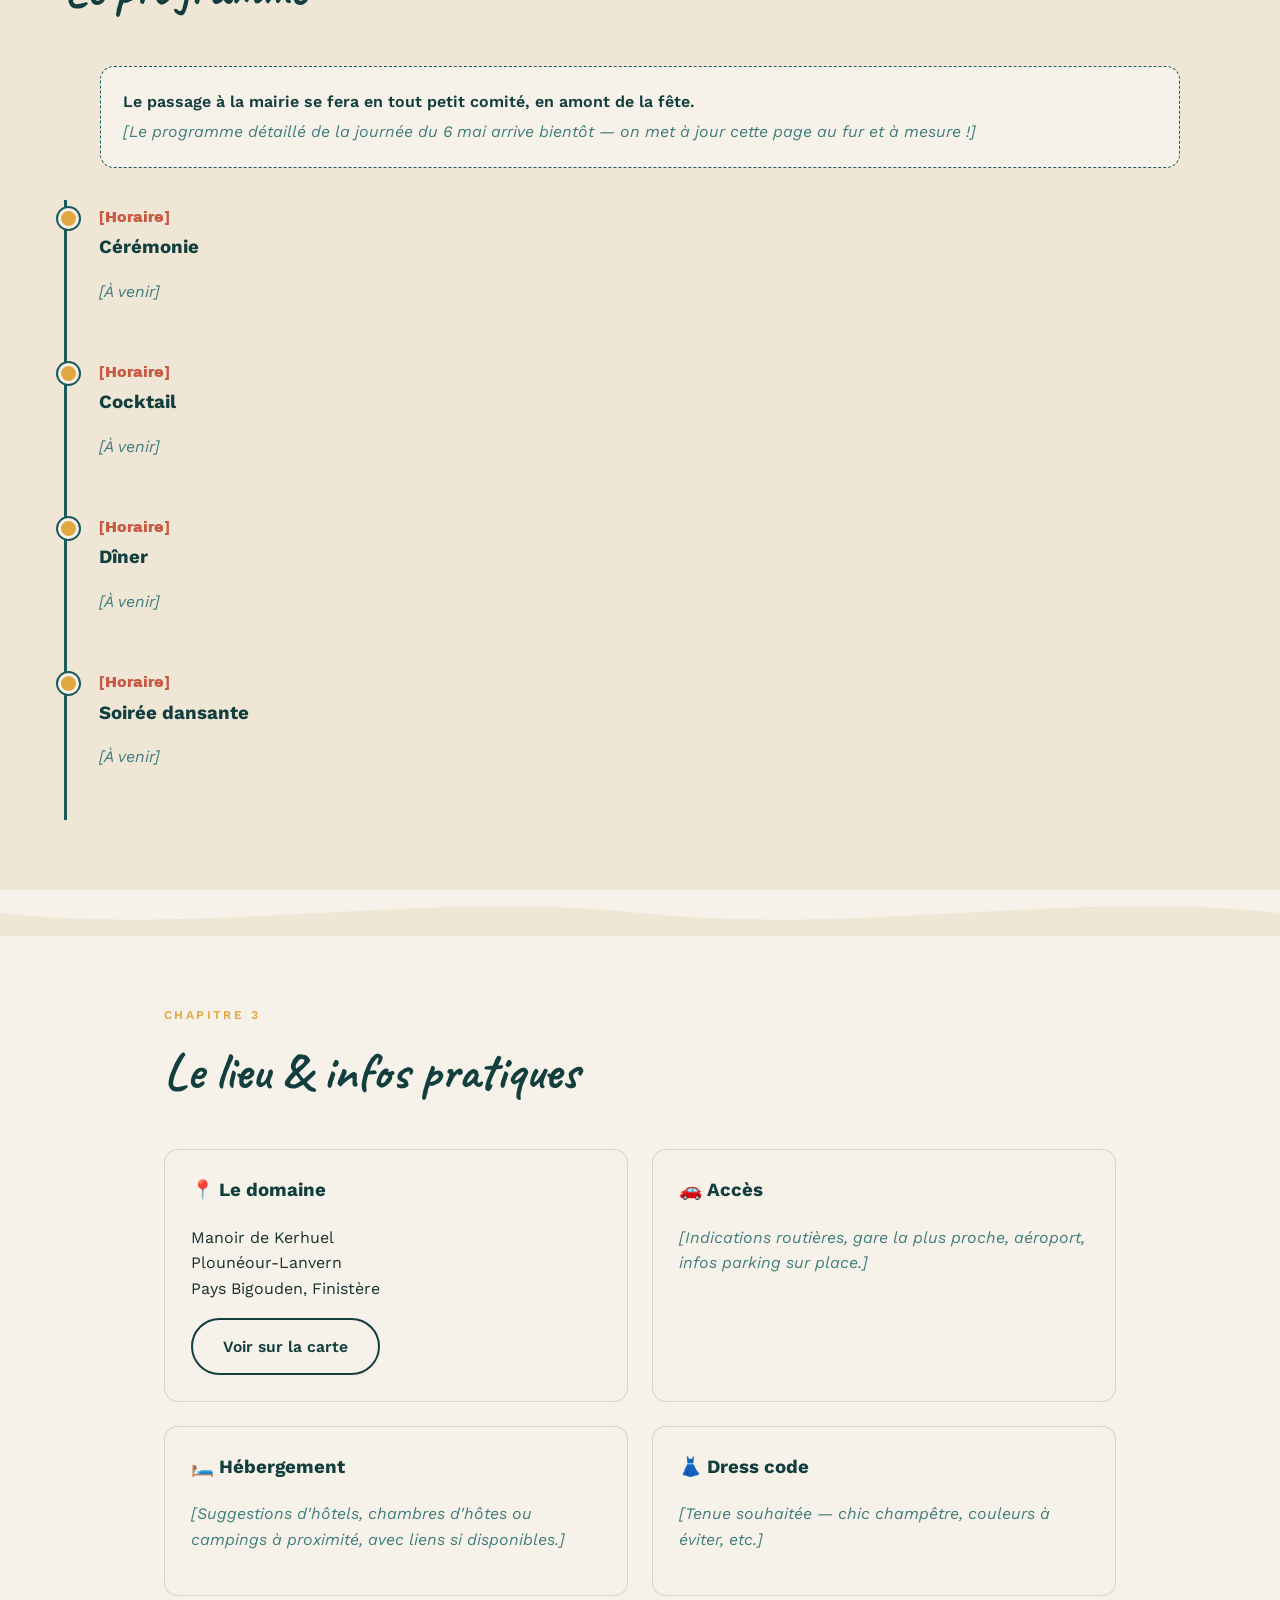
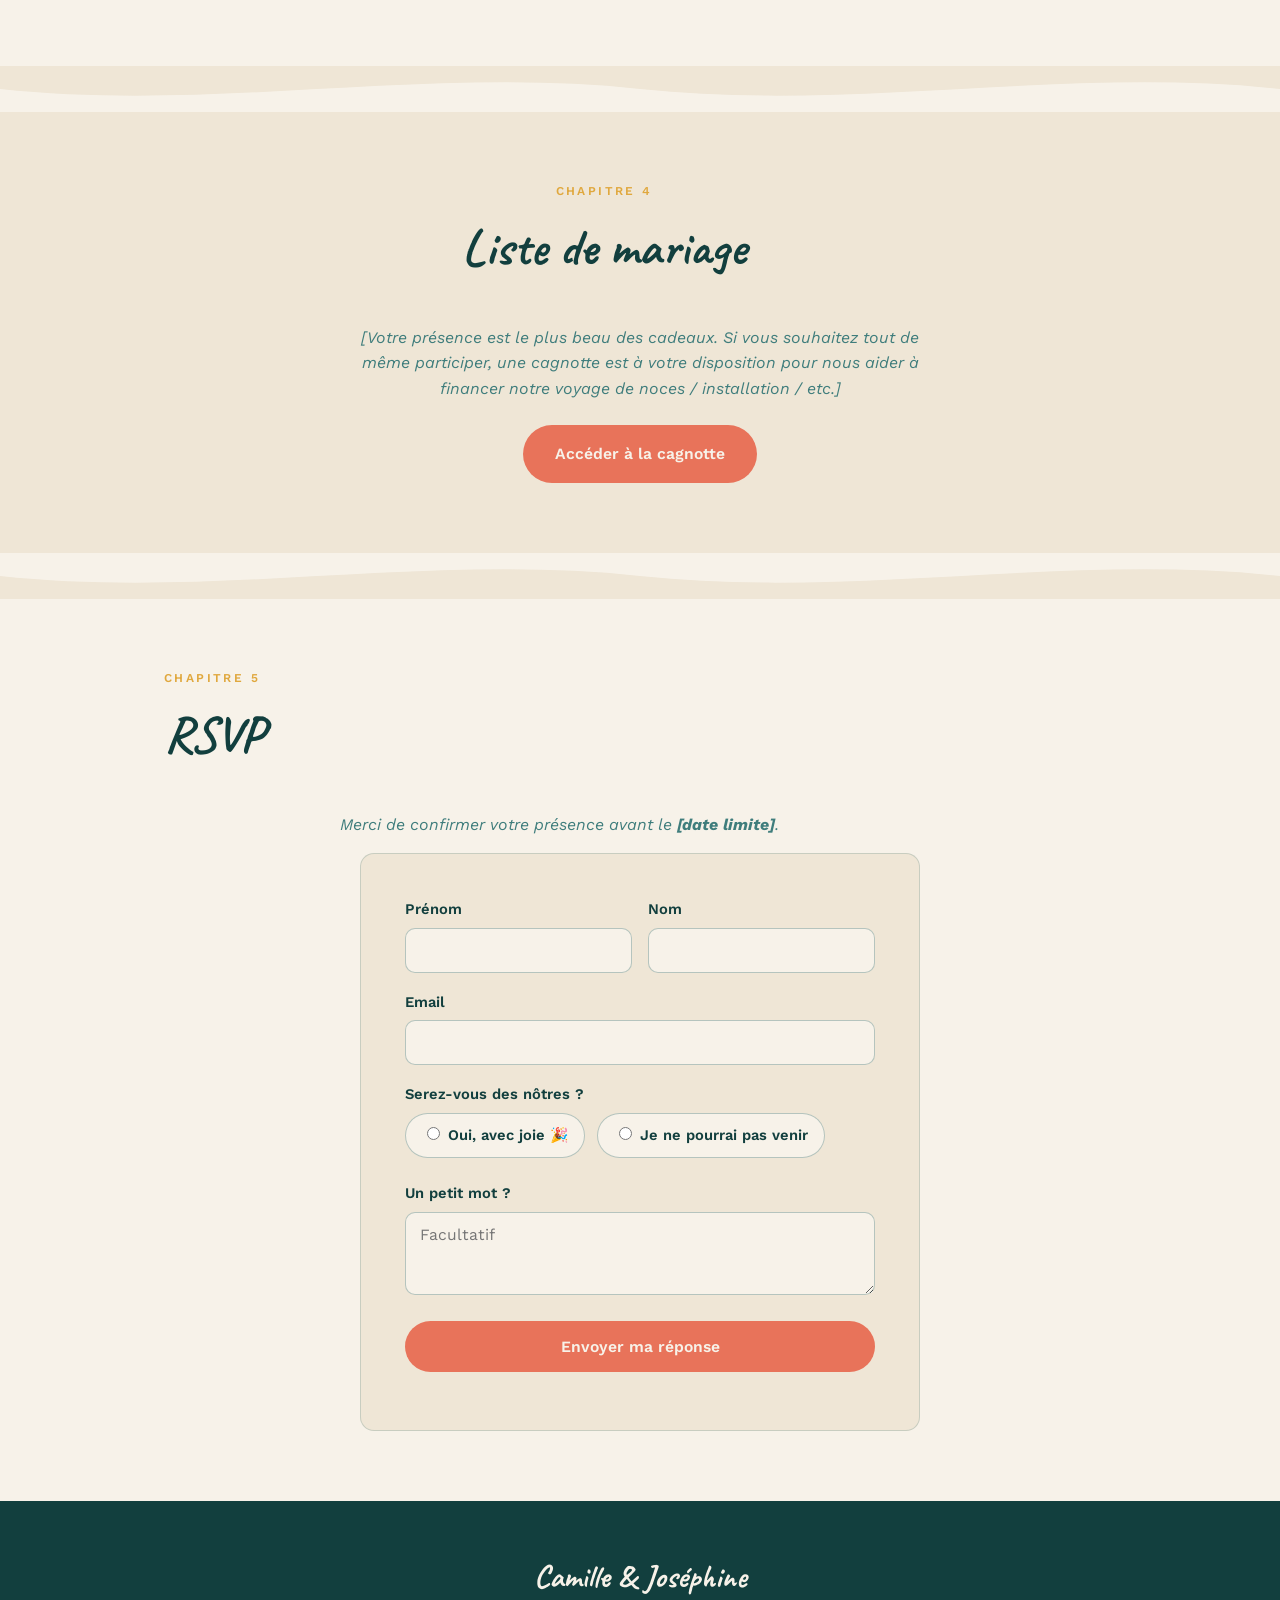
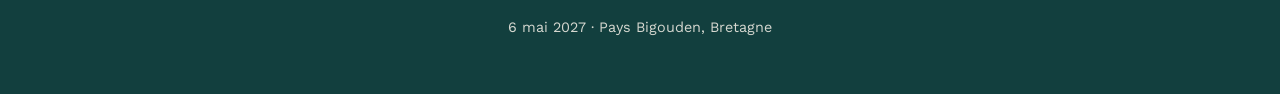
<file: index (5).html>
<!DOCTYPE html>
<html lang="fr">
<head>
<meta charset="UTF-8">
<meta name="viewport" content="width=device-width, initial-scale=1.0">
<title>Camille & Joséphine — 06.05.2027</title>
<meta name="description" content="Le mariage de Camille et Joséphine, le 6 mai 2027 en Pays Bigouden, Finistère.">
<link rel="preconnect" href="https://fonts.googleapis.com">
<link rel="preconnect" href="https://fonts.gstatic.com" crossorigin>
<link href="https://fonts.googleapis.com/css2?family=Caveat:wght@600;700&family=Archivo+Black&family=Work+Sans:wght@400;500;600&display=swap" rel="stylesheet">
<link rel="stylesheet" href="style.css">
</head>
<body>

<!-- Progress wave that fills as you scroll -->
<div class="scroll-wave" aria-hidden="true">
  <svg viewBox="0 0 1200 40" preserveAspectRatio="none">
    <path d="M0,20 C 150,45 350,-5 600,20 C 850,45 1050,-5 1200,20" />
  </svg>
</div>

<nav class="site-nav" id="siteNav">
  <span class="nav-mark">C&nbsp;&amp;&nbsp;J</span>
  <button class="nav-toggle" id="navToggle" aria-label="Ouvrir le menu" aria-expanded="false">
    <span></span><span></span><span></span>
  </button>
  <ul class="nav-links" id="navLinks">
    <li><a href="#histoire">Notre histoire</a></li>
    <li><a href="#programme">Programme</a></li>
    <li><a href="#lieu">Le lieu</a></li>
    <li><a href="#cagnotte">Cagnotte</a></li>
    <li><a href="#rsvp" class="nav-cta">RSVP</a></li>
  </ul>
</nav>

<!-- HERO -->
<header class="hero" id="hero">
  <div class="hero-frame">
    <p class="eyebrow">Le mariage de</p>
    <h1 class="hero-names">Camille <span class="amp">&amp;</span> Joséphine</h1>
    <div class="hero-meta">
      <span class="meta-chip"><svg viewBox="0 0 24 24" width="18" height="18"><path d="M7 2v3M17 2v3M3 9h18M5 5h14a2 2 0 0 1 2 2v12a2 2 0 0 1-2 2H5a2 2 0 0 1-2-2V7a2 2 0 0 1 2-2z" fill="none" stroke="currentColor" stroke-width="1.8" stroke-linecap="round" stroke-linejoin="round"/></svg> 6 mai 2027</span>
      <span class="meta-chip"><svg viewBox="0 0 24 24" width="18" height="18"><path d="M12 21s-7-6.2-7-11a7 7 0 0 1 14 0c0 4.8-7 11-7 11z" fill="none" stroke="currentColor" stroke-width="1.8" stroke-linecap="round" stroke-linejoin="round"/><circle cx="12" cy="10" r="2.4" fill="none" stroke="currentColor" stroke-width="1.8"/></svg> Pays Bigouden, Finistère sud</span>
    </div>
    <p class="hero-sub">Pont de l'Ascension — rejoignez-nous en Bretagne pour fêter ça comme il se doit.</p>
    <a href="#rsvp" class="btn btn-primary">Je confirme ma présence</a>
  </div>
  <div class="hero-art">
    <img src="save-the-date.png" alt="Illustration save the date de Camille et Joséphine, un couple dansant devant un château breton" loading="eager">
  </div>
</header>

<div class="wave-divider" aria-hidden="true">
  <svg viewBox="0 0 1200 60" preserveAspectRatio="none"><path d="M0,30 C 200,60 400,0 600,30 C 800,60 1000,0 1200,30 L1200,60 L0,60 Z"/></svg>
</div>

<!-- NOTRE HISTOIRE -->
<section class="section" id="histoire">
  <p class="section-eyebrow">Chapitre 1</p>
  <h2 class="section-title script">Notre histoire</h2>
  <div class="story-grid">
    <div class="story-card">
      <span class="story-year">2019</span>
      <p>Nous nous sommes rencontrés en Bretagne, alors que nous revenions tous les deux des États-Unis, chacun de notre côté. Le hasard a bien fait les choses.</p>
    </div>
    <div class="story-card">
      <span class="story-year">Depuis</span>
      <p>Nous avons d'abord vécu à Plougastel-Daoulas, avant de rénover notre maison à Rosporden. Camille est pilote dans la Marine Nationale et vient de Lyon ; Joséphine est bretonne d'origine.</p>
    </div>
    <div class="story-card">
      <span class="story-year">Aujourd'hui</span>
      <p>Nous avons trois enfants — Liv (10 ans), Romy (5 ans) et Abel, né en février 2026 — et c'est tout naturellement entourés d'eux que nous avons décidé de nous marier.</p>
    </div>
  </div>
</section>

<div class="wave-divider flip" aria-hidden="true">
  <svg viewBox="0 0 1200 60" preserveAspectRatio="none"><path d="M0,30 C 200,60 400,0 600,30 C 800,60 1000,0 1200,30 L1200,60 L0,60 Z"/></svg>
</div>

<!-- PROGRAMME -->
<section class="section section-alt" id="programme">
  <p class="section-eyebrow">Chapitre 2</p>
  <h2 class="section-title script">Le programme</h2>
  <div class="programme-note">
    <p>Le passage à la mairie se fera en tout petit comité, en amont de la fête.</p>
    <p class="placeholder-text">[Le programme détaillé de la journée du 6 mai arrive bientôt — on met à jour cette page au fur et à mesure !]</p>
  </div>
  <ol class="timeline">
    <li class="timeline-item">
      <span class="timeline-time">[Horaire]</span>
      <div class="timeline-body">
        <h3>Cérémonie</h3>
        <p class="placeholder-text">[À venir]</p>
      </div>
    </li>
    <li class="timeline-item">
      <span class="timeline-time">[Horaire]</span>
      <div class="timeline-body">
        <h3>Cocktail</h3>
        <p class="placeholder-text">[À venir]</p>
      </div>
    </li>
    <li class="timeline-item">
      <span class="timeline-time">[Horaire]</span>
      <div class="timeline-body">
        <h3>Dîner</h3>
        <p class="placeholder-text">[À venir]</p>
      </div>
    </li>
    <li class="timeline-item">
      <span class="timeline-time">[Horaire]</span>
      <div class="timeline-body">
        <h3>Soirée dansante</h3>
        <p class="placeholder-text">[À venir]</p>
      </div>
    </li>
  </ol>
</section>

<div class="wave-divider" aria-hidden="true">
  <svg viewBox="0 0 1200 60" preserveAspectRatio="none"><path d="M0,30 C 200,60 400,0 600,30 C 800,60 1000,0 1200,30 L1200,60 L0,60 Z"/></svg>
</div>

<!-- LIEU -->
<section class="section" id="lieu">
  <p class="section-eyebrow">Chapitre 3</p>
  <h2 class="section-title script">Le lieu &amp; infos pratiques</h2>
  <div class="lieu-grid">
    <div class="lieu-card">
      <h3>📍 Le domaine</h3>
      <p>Manoir de Kerhuel<br>Plounéour-Lanvern<br>Pays Bigouden, Finistère</p>
      <a href="https://www.google.com/maps/search/?api=1&query=Manoir+de+Kerhuel+Plouneour-Lanvern" class="btn btn-ghost" id="mapLink" target="_blank" rel="noopener">Voir sur la carte</a>
    </div>
    <div class="lieu-card">
      <h3>🚗 Accès</h3>
      <p class="placeholder-text">[Indications routières, gare la plus proche, aéroport, infos parking sur place.]</p>
    </div>
    <div class="lieu-card">
      <h3>🛏️ Hébergement</h3>
      <p class="placeholder-text">[Suggestions d'hôtels, chambres d'hôtes ou campings à proximité, avec liens si disponibles.]</p>
    </div>
    <div class="lieu-card">
      <h3>👗 Dress code</h3>
      <p class="placeholder-text">[Tenue souhaitée — chic champêtre, couleurs à éviter, etc.]</p>
    </div>
  </div>
</section>

<div class="wave-divider flip" aria-hidden="true">
  <svg viewBox="0 0 1200 60" preserveAspectRatio="none"><path d="M0,30 C 200,60 400,0 600,30 C 800,60 1000,0 1200,30 L1200,60 L0,60 Z"/></svg>
</div>

<!-- CAGNOTTE -->
<section class="section section-alt section-center" id="cagnotte">
  <p class="section-eyebrow">Chapitre 4</p>
  <h2 class="section-title script">Liste de mariage</h2>
  <p class="placeholder-text center-text">[Votre présence est le plus beau des cadeaux. Si vous souhaitez tout de même participer, une cagnotte est à votre disposition pour nous aider à financer notre voyage de noces / installation / etc.]</p>
  <a href="#" class="btn btn-primary" id="cagnotteLink">Accéder à la cagnotte</a>
</section>

<div class="wave-divider" aria-hidden="true">
  <svg viewBox="0 0 1200 60" preserveAspectRatio="none"><path d="M0,30 C 200,60 400,0 600,30 C 800,60 1000,0 1200,30 L1200,60 L0,60 Z"/></svg>
</div>

<!-- RSVP -->
<section class="section" id="rsvp">
  <p class="section-eyebrow">Chapitre 5</p>
  <h2 class="section-title script">RSVP</h2>
  <p class="placeholder-text center-text">Merci de confirmer votre présence avant le <strong>[date limite]</strong>.</p>

  <form class="rsvp-form" id="rsvpForm" data-script-url="https://script.google.com/macros/s/AKfycbwynD4hN0Bq-n5etRB_z1KsgWpVd7TliAiMDUaLTOqiqk0_BMmxBFs6JGlJeWbjoFLMNQ/exec" action="https://script.google.com/macros/s/AKfycbwynD4hN0Bq-n5etRB_z1KsgWpVd7TliAiMDUaLTOqiqk0_BMmxBFs6JGlJeWbjoFLMNQ/exec" method="POST" target="hiddenRsvpFrame">
    <div class="form-row form-row-split">
      <div>
        <label for="contact_firstname">Prénom</label>
        <input type="text" id="contact_firstname" name="contact_firstname" required>
      </div>
      <div>
        <label for="contact_lastname">Nom</label>
        <input type="text" id="contact_lastname" name="contact_lastname" required>
      </div>
    </div>
    <div class="form-row">
      <label for="email">Email</label>
      <input type="email" id="email" name="email" required>
    </div>
    <div class="form-row">
      <label>Serez-vous des nôtres ?</label>
      <div class="radio-group">
        <label class="radio-pill"><input type="radio" name="presence" value="oui" required> Oui, avec joie 🎉</label>
        <label class="radio-pill"><input type="radio" name="presence" value="non" required> Je ne pourrai pas venir</label>
      </div>
    </div>
    <div class="form-row" id="contactProfileRow" hidden>
      <label for="contactProfile">Votre profil</label>
      <select id="contactProfile">
        <option value="Adulte - Omnivore">Adulte - Omnivore</option>
        <option value="Adulte - Végétarien">Adulte - Végétarien</option>
        <option value="Enfant - Omnivore">Enfant - Omnivore</option>
        <option value="Enfant - Végétarien">Enfant - Végétarien</option>
        <option value="Bébé">Bébé</option>
      </select>
    </div>
    <div id="householdSuggestions" class="household-suggestions" hidden></div>
    <div class="form-row" id="extraGuestsSection" hidden>
      <label>Autres convives non listés</label>
      <div id="extraGuestsContainer"></div>
      <button type="button" id="addGuestBtn" class="btn btn-ghost btn-small">+ Ajouter un convive</button>
    </div>
    <div class="form-row">
      <label for="message">Un petit mot ?</label>
      <textarea id="message" name="message" rows="3" placeholder="Facultatif"></textarea>
    </div>
    <button type="submit" class="btn btn-primary btn-block">Envoyer ma réponse</button>
    <p class="form-note" id="formNote"></p>
  </form>
  <iframe name="hiddenRsvpFrame" id="hiddenRsvpFrame" style="display:none"></iframe>
</section>

<footer class="site-footer">
  <p class="script footer-names">Camille &amp; Joséphine</p>
  <p>6 mai 2027 · Pays Bigouden, Bretagne</p>
</footer>

<script src="script.js"></script>
</body>
</html>
</file>
<file: style.css>
/* ===== Tokens ===== */
:root {
  --teal-deep: #123f3e;
  --teal: #1b5a5a;
  --teal-soft: #3f7d7c;
  --cream: #f7f2e9;
  --cream-alt: #efe6d6;
  --coral: #e8735a;
  --coral-dark: #c85a44;
  --mustard: #e0a83e;
  --ink: #16302e;

  --font-script: 'Caveat', cursive;
  --font-display: 'Archivo Black', sans-serif;
  --font-body: 'Work Sans', sans-serif;

  --radius: 14px;
  --wrap: 1080px;
}

* { box-sizing: border-box; }
html { scroll-behavior: smooth; }

body {
  margin: 0;
  background: var(--cream);
  color: var(--ink);
  font-family: var(--font-body);
  line-height: 1.6;
  -webkit-font-smoothing: antialiased;
}

img { max-width: 100%; display: block; }

.script { font-family: var(--font-script); font-weight: 700; }

/* ===== Scroll progress wave ===== */
.scroll-wave {
  position: fixed;
  top: 0; left: 0; right: 0;
  height: 6px;
  z-index: 200;
  overflow: hidden;
}
.scroll-wave svg { width: 100%; height: 100%; }
.scroll-wave path {
  fill: none;
  stroke: var(--coral);
  stroke-width: 6;
  stroke-dasharray: 1400;
  stroke-dashoffset: 1400;
  transition: stroke-dashoffset 0.1s linear;
}

/* ===== Nav ===== */
.site-nav {
  position: sticky;
  top: 0;
  z-index: 100;
  display: flex;
  align-items: center;
  justify-content: space-between;
  padding: 14px clamp(20px, 5vw, 56px);
  background: rgba(247, 242, 233, 0.9);
  backdrop-filter: blur(8px);
  border-bottom: 1px solid rgba(27, 90, 90, 0.15);
}
.nav-mark {
  font-family: var(--font-display);
  font-size: 1rem;
  letter-spacing: 0.04em;
  color: var(--teal-deep);
}
.nav-links {
  list-style: none;
  display: flex;
  gap: clamp(14px, 2.5vw, 32px);
  margin: 0;
  padding: 0;
  align-items: center;
}
.nav-links a {
  text-decoration: none;
  color: var(--teal-deep);
  font-weight: 500;
  font-size: 0.95rem;
  transition: color 0.2s ease;
}
.nav-links a:hover { color: var(--coral); }
.nav-cta {
  background: var(--coral);
  color: var(--cream) !important;
  padding: 8px 18px;
  border-radius: 999px;
  font-weight: 600;
}
.nav-cta:hover { background: var(--coral-dark); color: var(--cream) !important; }

.nav-toggle {
  display: none;
  flex-direction: column;
  gap: 5px;
  background: none;
  border: none;
  cursor: pointer;
  padding: 6px;
}
.nav-toggle span {
  width: 22px;
  height: 2px;
  background: var(--teal-deep);
  border-radius: 2px;
}

/* ===== Hero ===== */
.hero {
  display: grid;
  grid-template-columns: 1.1fr 0.9fr;
  align-items: center;
  gap: 40px;
  padding: clamp(40px, 7vw, 90px) clamp(20px, 6vw, 64px) 60px;
  max-width: var(--wrap);
  margin: 0 auto;
}
.eyebrow {
  text-transform: uppercase;
  letter-spacing: 0.18em;
  font-size: 0.78rem;
  font-weight: 600;
  color: var(--coral-dark);
  margin: 0 0 8px;
}
.hero-names {
  font-family: var(--font-script);
  font-weight: 700;
  font-size: clamp(3rem, 8vw, 5.5rem);
  line-height: 1;
  color: var(--teal-deep);
  margin: 0 0 20px;
}
.hero-names .amp { color: var(--coral); }
.hero-meta {
  display: flex;
  flex-wrap: wrap;
  gap: 12px;
  margin-bottom: 18px;
}
.meta-chip {
  display: inline-flex;
  align-items: center;
  gap: 8px;
  background: var(--cream-alt);
  border: 1px solid rgba(27,90,90,0.2);
  color: var(--teal-deep);
  padding: 8px 16px;
  border-radius: 999px;
  font-weight: 600;
  font-size: 0.92rem;
}
.meta-chip svg { color: var(--teal); flex-shrink: 0; }
.hero-sub {
  max-width: 42ch;
  color: var(--teal-soft);
  font-size: 1.05rem;
  margin-bottom: 28px;
}
.hero-art {
  border-radius: var(--radius);
  overflow: hidden;
  border: 3px solid var(--teal-deep);
  box-shadow: 8px 8px 0 var(--mustard);
  transform: rotate(1.5deg);
}
.hero-art img { width: 100%; height: 100%; object-fit: cover; }

/* ===== Buttons ===== */
.btn {
  display: inline-block;
  text-decoration: none;
  font-family: var(--font-body);
  font-weight: 600;
  font-size: 0.98rem;
  padding: 14px 30px;
  border-radius: 999px;
  border: 2px solid transparent;
  cursor: pointer;
  transition: transform 0.15s ease, box-shadow 0.15s ease, background 0.2s ease;
}
.btn-primary {
  background: var(--coral);
  color: var(--cream);
}
.btn-primary:hover { background: var(--coral-dark); transform: translateY(-2px); }
.btn-ghost {
  background: transparent;
  border-color: var(--teal-deep);
  color: var(--teal-deep);
}
.btn-ghost:hover { background: var(--teal-deep); color: var(--cream); }
.btn-block { width: 100%; text-align: center; }

/* ===== Wave dividers ===== */
.wave-divider { line-height: 0; color: var(--teal); }
.wave-divider svg { width: 100%; height: 46px; }
.wave-divider path { fill: var(--cream-alt); }
.wave-divider.flip { transform: rotate(180deg); }
.section-alt .wave-divider path,
.wave-divider + .section-alt { background: var(--cream-alt); }

/* ===== Sections ===== */
.section {
  max-width: var(--wrap);
  margin: 0 auto;
  padding: 70px clamp(20px, 6vw, 64px);
}
.section-alt { background: var(--cream-alt); max-width: none; }
.section-alt > * { max-width: var(--wrap); margin-left: auto; margin-right: auto; }
.section-center { text-align: center; }
.section-center .btn { margin-top: 8px; }

.section-eyebrow {
  text-transform: uppercase;
  letter-spacing: 0.2em;
  font-size: 0.75rem;
  font-weight: 600;
  color: var(--mustard);
  margin: 0 0 6px;
}
.section-title {
  font-size: clamp(2.2rem, 4vw, 3.2rem);
  color: var(--teal-deep);
  margin: 0 0 36px;
}
.center-text { max-width: 60ch; margin-left: auto; margin-right: auto; }

.placeholder-text {
  color: var(--teal-soft);
  font-style: italic;
}

/* ===== Story ===== */
.story-grid {
  display: grid;
  grid-template-columns: repeat(3, 1fr);
  gap: 26px;
}
.story-card {
  background: var(--cream-alt);
  border-radius: var(--radius);
  padding: 26px 24px;
  border-left: 4px solid var(--coral);
}
.story-year {
  display: inline-block;
  font-family: var(--font-display);
  color: var(--teal);
  font-size: 0.85rem;
  margin-bottom: 10px;
}

/* ===== Programme note ===== */
.programme-note {
  background: var(--cream);
  border: 1px dashed var(--teal);
  border-radius: var(--radius);
  padding: 18px 22px;
  margin-bottom: 32px;
}
.programme-note p { margin: 4px 0; }
.programme-note p:first-child { color: var(--teal-deep); font-weight: 600; font-style: normal; }

/* ===== Timeline ===== */
.timeline {
  list-style: none;
  margin: 0;
  padding: 0;
  border-left: 3px solid var(--teal);
}
.timeline-item {
  position: relative;
  padding: 4px 0 34px 32px;
}
.timeline-item::before {
  content: '';
  position: absolute;
  left: -9px;
  top: 8px;
  width: 15px;
  height: 15px;
  border-radius: 50%;
  background: var(--mustard);
  border: 3px solid var(--cream);
  box-shadow: 0 0 0 2px var(--teal);
}
.timeline-time {
  font-family: var(--font-display);
  color: var(--coral-dark);
  font-size: 0.9rem;
}
.timeline-body h3 { margin: 4px 0 6px; color: var(--teal-deep); }

/* ===== Lieu ===== */
.lieu-grid {
  display: grid;
  grid-template-columns: repeat(2, 1fr);
  gap: 24px;
}
.lieu-card {
  background: var(--cream);
  border: 1px solid rgba(27,90,90,0.18);
  border-radius: var(--radius);
  padding: 26px;
}
.lieu-card h3 { margin-top: 0; color: var(--teal-deep); }

/* ===== RSVP form ===== */
.rsvp-form {
  max-width: 560px;
  margin: 0 auto;
  background: var(--cream-alt);
  padding: clamp(24px, 4vw, 44px);
  border-radius: var(--radius);
  border: 1px solid rgba(27,90,90,0.18);
}
.form-row { margin-bottom: 18px; }
.form-row label {
  display: block;
  font-weight: 600;
  color: var(--teal-deep);
  margin-bottom: 6px;
  font-size: 0.92rem;
}
.form-row input[type="text"],
.form-row input[type="email"],
.form-row input[type="number"],
.form-row textarea {
  width: 100%;
  padding: 12px 14px;
  border-radius: 10px;
  border: 1px solid rgba(27,90,90,0.3);
  background: var(--cream);
  font-family: var(--font-body);
  font-size: 0.98rem;
  color: var(--ink);
}
.form-row textarea { resize: vertical; }
.form-row-split {
  display: grid;
  grid-template-columns: 1fr 1fr;
  gap: 16px;
}
.form-row select {
  width: 100%;
  padding: 12px 14px;
  border-radius: 10px;
  border: 1px solid rgba(27,90,90,0.3);
  background: var(--cream);
  font-family: var(--font-body);
  font-size: 0.98rem;
  color: var(--ink);
}
.guest-card {
  background: var(--cream);
  border: 1px solid rgba(27,90,90,0.25);
  border-radius: 10px;
  padding: 16px;
  margin-bottom: 14px;
}
.guest-card-title {
  font-family: var(--font-display);
  font-size: 0.78rem;
  color: var(--coral-dark);
  text-transform: uppercase;
  letter-spacing: 0.06em;
  margin: 0 0 10px;
}
.guest-card-grid {
  display: grid;
  grid-template-columns: 1.3fr 1fr 1fr;
  gap: 10px;
}
.guest-card-grid-2 {
  grid-template-columns: 1.3fr 1.3fr;
}
@media (max-width: 560px) {
  .guest-card-grid { grid-template-columns: 1fr; }
}

.radio-group { display: flex; gap: 12px; flex-wrap: wrap; }
.radio-pill {
  display: flex;
  align-items: center;
  gap: 8px;
  background: var(--cream);
  border: 1px solid rgba(27,90,90,0.3);
  padding: 10px 16px;
  border-radius: 999px;
  font-weight: 500;
  cursor: pointer;
  font-size: 0.92rem;
}
.form-note { font-size: 0.88rem; color: var(--teal-soft); text-align: center; }

/* ===== Footer ===== */
.site-footer {
  text-align: center;
  padding: 50px 20px 40px;
  color: var(--cream);
  background: var(--teal-deep);
}
.footer-names { font-size: 2rem; margin: 0 0 6px; }
.site-footer p:last-child { font-size: 0.9rem; opacity: 0.85; }

/* ===== Responsive ===== */
@media (max-width: 860px) {
  .hero { grid-template-columns: 1fr; }
  .hero-art { order: -1; max-width: 340px; margin: 0 auto; }
  .story-grid { grid-template-columns: 1fr; }
  .lieu-grid { grid-template-columns: 1fr; }
}

@media (max-width: 720px) {
  .nav-toggle { display: flex; }
  .nav-links {
    position: absolute;
    top: 100%;
    left: 0;
    right: 0;
    flex-direction: column;
    align-items: flex-start;
    background: var(--cream);
    padding: 18px clamp(20px, 6vw, 64px) 24px;
    border-bottom: 1px solid rgba(27,90,90,0.15);
    display: none;
    gap: 16px;
  }
  .nav-links.open { display: flex; }
  .nav-cta { align-self: flex-start; }
}

@media (prefers-reduced-motion: reduce) {
  html { scroll-behavior: auto; }
  .btn, .scroll-wave path { transition: none; }
}
</file>
